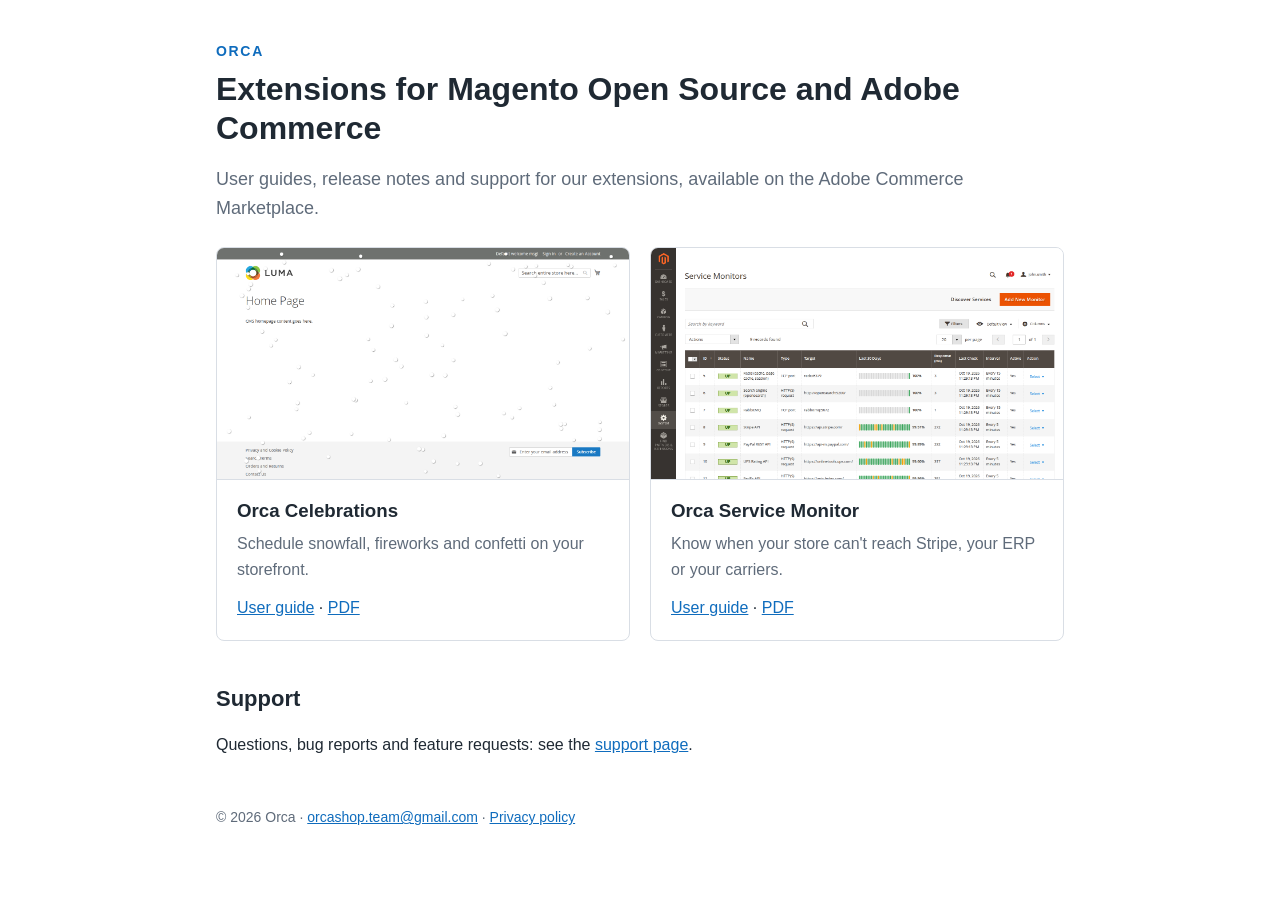
<file: index.html>
<!doctype html>
<html lang="en">
<head>
    <meta charset="utf-8">
    <meta name="viewport" content="width=device-width, initial-scale=1">
    <title>Orca Extensions</title>
    <meta name="description" content="Documentation and support for Orca extensions for Magento Open Source and Adobe Commerce.">
    <link rel="stylesheet" href="style.css">
</head>
<body>
<main>
    <header>
        <div class="brand">Orca</div>
        <h1>Extensions for Magento Open Source and Adobe Commerce</h1>
        <p class="lead">User guides, release notes and support for our extensions, available on the Adobe Commerce
            Marketplace.</p>
    </header>

    <div class="products">
        <article class="product">
            <img src="docs/img/storefront-snowfall.png" alt="Snowfall on a Magento storefront">
            <div>
                <h3>Orca Celebrations</h3>
                <p>Schedule snowfall, fireworks and confetti on your storefront.</p>
                <a href="docs/celebrations-user-guide.html">User guide</a> ·
                <a href="docs/pdf/celebrations-user-guide.pdf">PDF</a>
            </div>
        </article>
        <article class="product">
            <img src="docs/img/monitor-grid.png" alt="Service Monitor grid with uptime bars">
            <div>
                <h3>Orca Service Monitor</h3>
                <p>Know when your store can't reach Stripe, your ERP or your carriers.</p>
                <a href="docs/service-monitor-user-guide.html">User guide</a> ·
                <a href="docs/pdf/service-monitor-user-guide.pdf">PDF</a>
            </div>
        </article>
    </div>

    <h2>Support</h2>
    <p>Questions, bug reports and feature requests: see the <a href="support.html">support page</a>.</p>

    <footer>© 2026 Orca · <a href="mailto:orcashop.team@gmail.com">orcashop.team@gmail.com</a> · <a href="privacy.html">Privacy policy</a></footer>
</main>
</body>
</html>
</file>
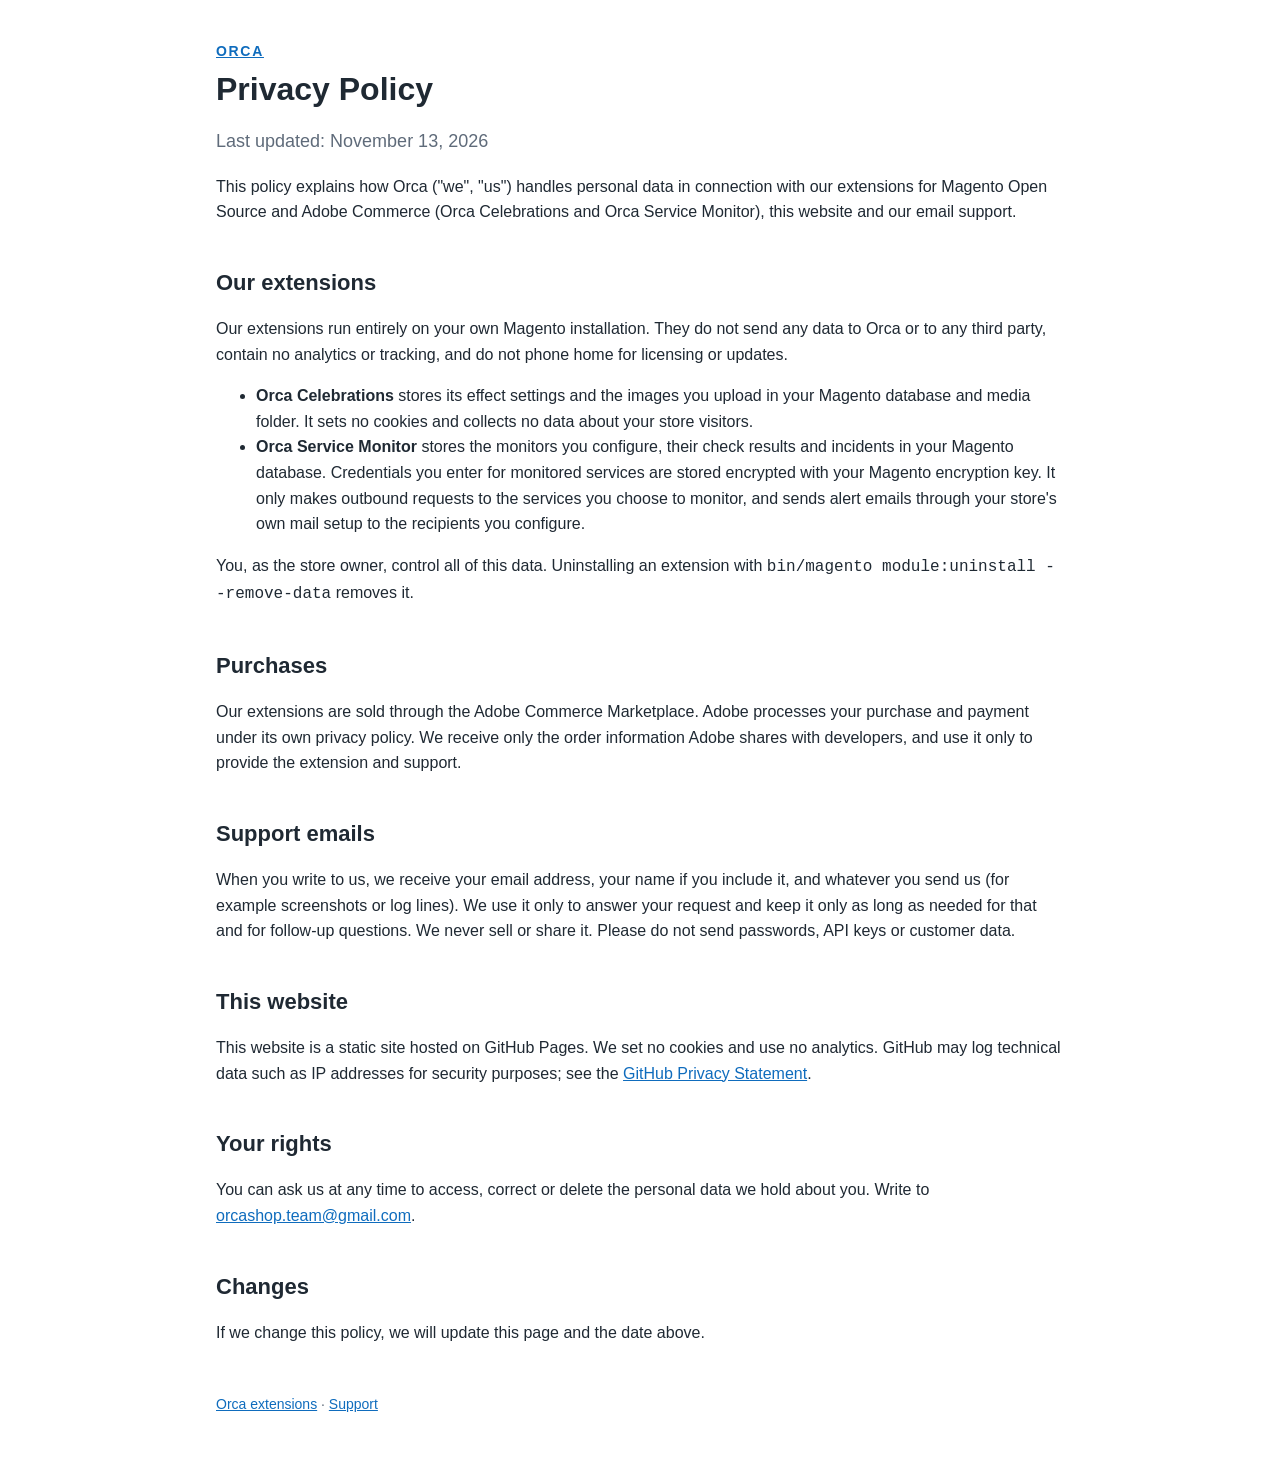
<file: privacy.html>
<!doctype html>
<html lang="en">
<head>
    <meta charset="utf-8">
    <meta name="viewport" content="width=device-width, initial-scale=1">
    <title>Orca Privacy Policy</title>
    <meta name="description" content="Privacy policy for Orca extensions for Magento Open Source and Adobe Commerce.">
    <link rel="stylesheet" href="style.css">
</head>
<body>
<main>
    <header>
        <div class="brand"><a href="./">Orca</a></div>
        <h1>Privacy Policy</h1>
        <p class="lead">Last updated: November 13, 2026</p>
    </header>

    <p>This policy explains how Orca ("we", "us") handles personal data in connection with our extensions for
        Magento Open Source and Adobe Commerce (Orca Celebrations and Orca Service Monitor), this website and our
        email support.</p>

    <h2>Our extensions</h2>
    <p>Our extensions run entirely on your own Magento installation. They do not send any data to Orca or to any
        third party, contain no analytics or tracking, and do not phone home for licensing or updates.</p>
    <ul>
        <li><strong>Orca Celebrations</strong> stores its effect settings and the images you upload in your Magento
            database and media folder. It sets no cookies and collects no data about your store visitors.</li>
        <li><strong>Orca Service Monitor</strong> stores the monitors you configure, their check results and
            incidents in your Magento database. Credentials you enter for monitored services are stored encrypted
            with your Magento encryption key. It only makes outbound requests to the services you choose to monitor,
            and sends alert emails through your store's own mail setup to the recipients you configure.</li>
    </ul>
    <p>You, as the store owner, control all of this data. Uninstalling an extension with
        <code>bin/magento module:uninstall --remove-data</code> removes it.</p>

    <h2>Purchases</h2>
    <p>Our extensions are sold through the Adobe Commerce Marketplace. Adobe processes your purchase and payment
        under its own privacy policy. We receive only the order information Adobe shares with developers, and use
        it only to provide the extension and support.</p>

    <h2>Support emails</h2>
    <p>When you write to us, we receive your email address, your name if you include it, and whatever you send us
        (for example screenshots or log lines). We use it only to answer your request and keep it only as long as
        needed for that and for follow-up questions. We never sell or share it. Please do not send passwords, API
        keys or customer data.</p>

    <h2>This website</h2>
    <p>This website is a static site hosted on GitHub Pages. We set no cookies and use no analytics. GitHub may
        log technical data such as IP addresses for security purposes; see the
        <a href="https://docs.github.com/en/site-policy/privacy-policies/github-general-privacy-statement">GitHub
            Privacy Statement</a>.</p>

    <h2>Your rights</h2>
    <p>You can ask us at any time to access, correct or delete the personal data we hold about you. Write to
        <a href="mailto:orcashop.team@gmail.com">orcashop.team@gmail.com</a>.</p>

    <h2>Changes</h2>
    <p>If we change this policy, we will update this page and the date above.</p>

    <footer><a href="./">Orca extensions</a> · <a href="support.html">Support</a></footer>
</main>
</body>
</html>
</file>
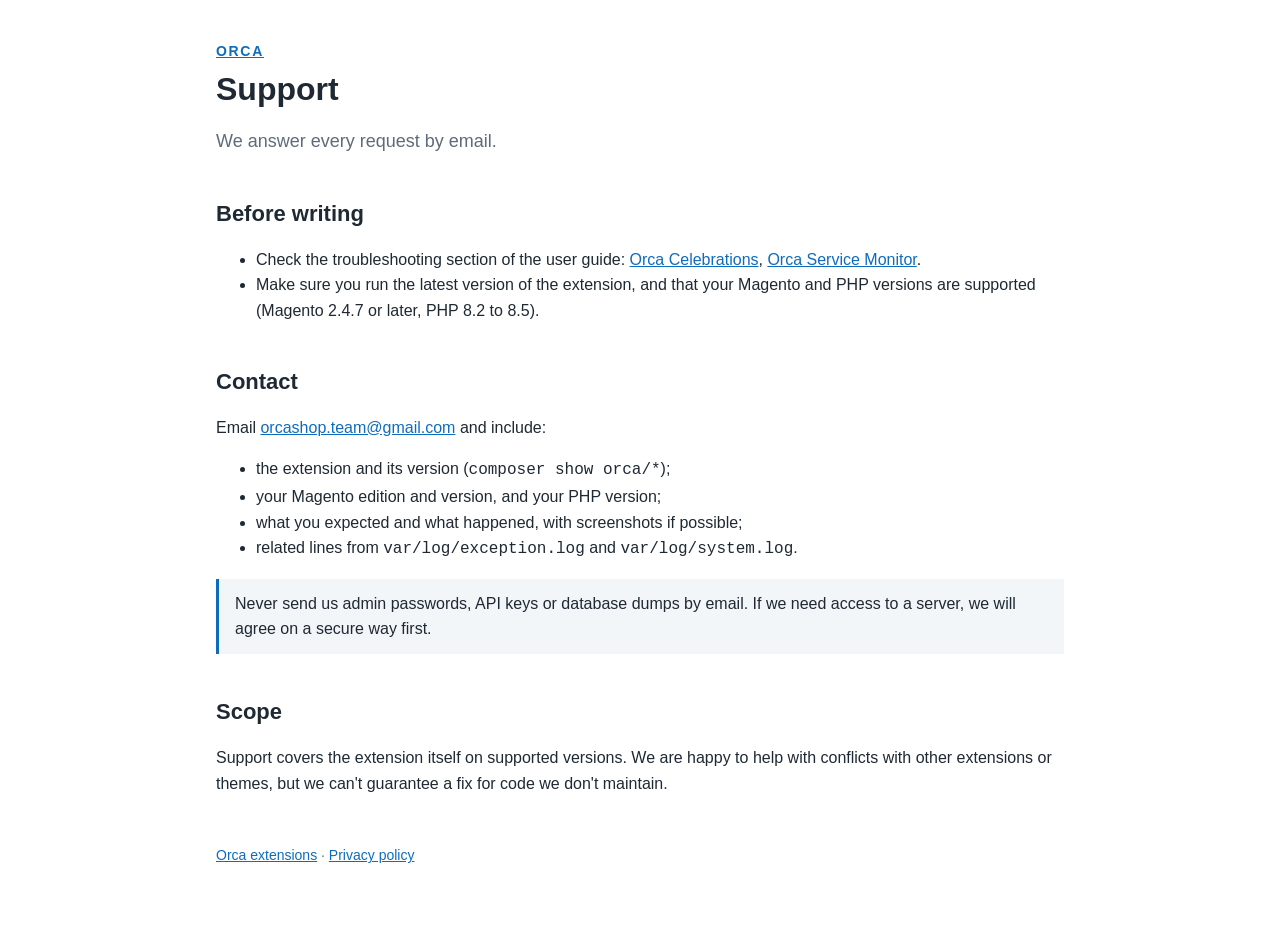
<file: support.html>
<!doctype html>
<html lang="en">
<head>
    <meta charset="utf-8">
    <meta name="viewport" content="width=device-width, initial-scale=1">
    <title>Orca Support</title>
    <meta name="description" content="How to get support for Orca extensions.">
    <link rel="stylesheet" href="style.css">
</head>
<body>
<main>
    <header>
        <div class="brand"><a href="./">Orca</a></div>
        <h1>Support</h1>
        <p class="lead">We answer every request by email.</p>
    </header>

    <h2>Before writing</h2>
    <ul>
        <li>Check the troubleshooting section of the user guide:
            <a href="docs/celebrations-user-guide.html">Orca Celebrations</a>,
            <a href="docs/service-monitor-user-guide.html">Orca Service Monitor</a>.</li>
        <li>Make sure you run the latest version of the extension, and that your Magento and PHP versions are
            supported (Magento 2.4.7 or later, PHP 8.2 to 8.5).</li>
    </ul>

    <h2>Contact</h2>
    <p>Email <a href="mailto:orcashop.team@gmail.com">orcashop.team@gmail.com</a> and include:</p>
    <ul>
        <li>the extension and its version (<code>composer show orca/*</code>);</li>
        <li>your Magento edition and version, and your PHP version;</li>
        <li>what you expected and what happened, with screenshots if possible;</li>
        <li>related lines from <code>var/log/exception.log</code> and <code>var/log/system.log</code>.</li>
    </ul>

    <div class="note">Never send us admin passwords, API keys or database dumps by email. If we need access to a
        server, we will agree on a secure way first.</div>

    <h2>Scope</h2>
    <p>Support covers the extension itself on supported versions. We are happy to help with conflicts with other
        extensions or themes, but we can't guarantee a fix for code we don't maintain.</p>

    <footer><a href="./">Orca extensions</a> · <a href="privacy.html">Privacy policy</a></footer>
</main>
</body>
</html>
</file>
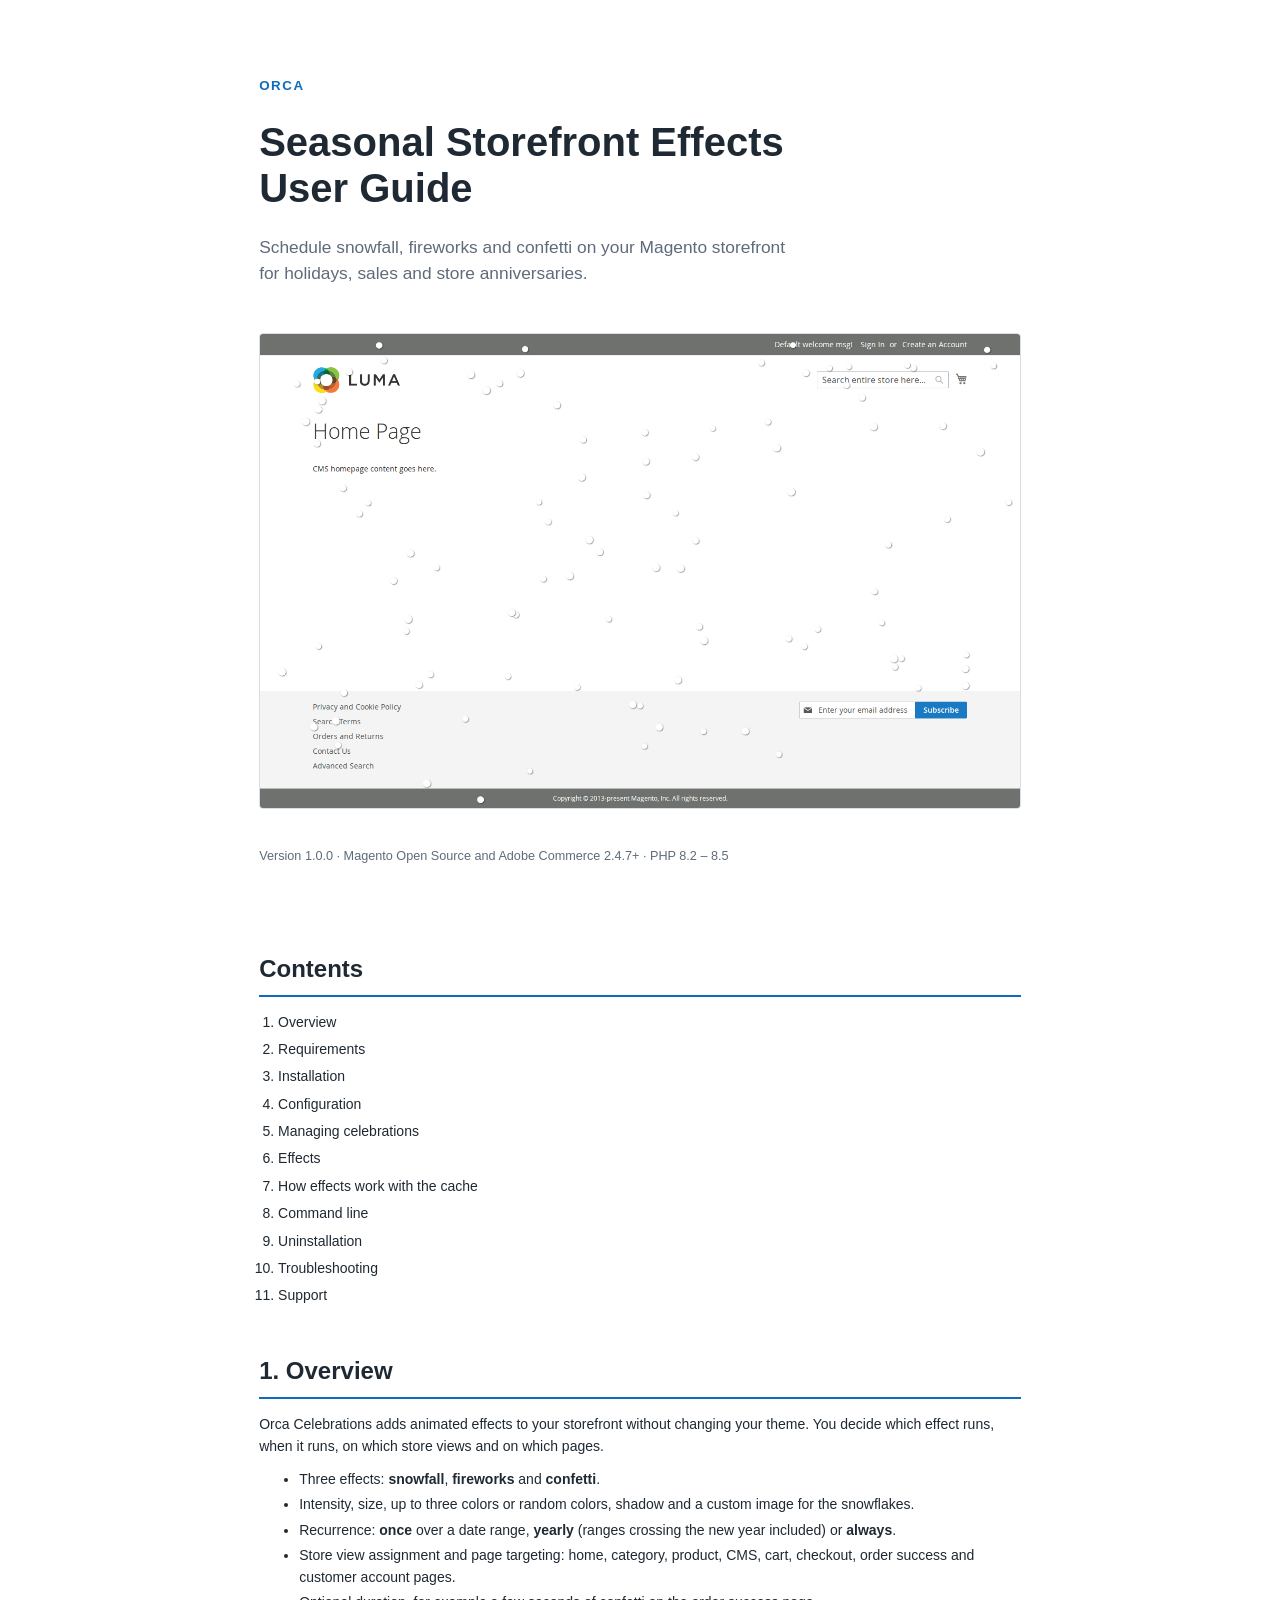
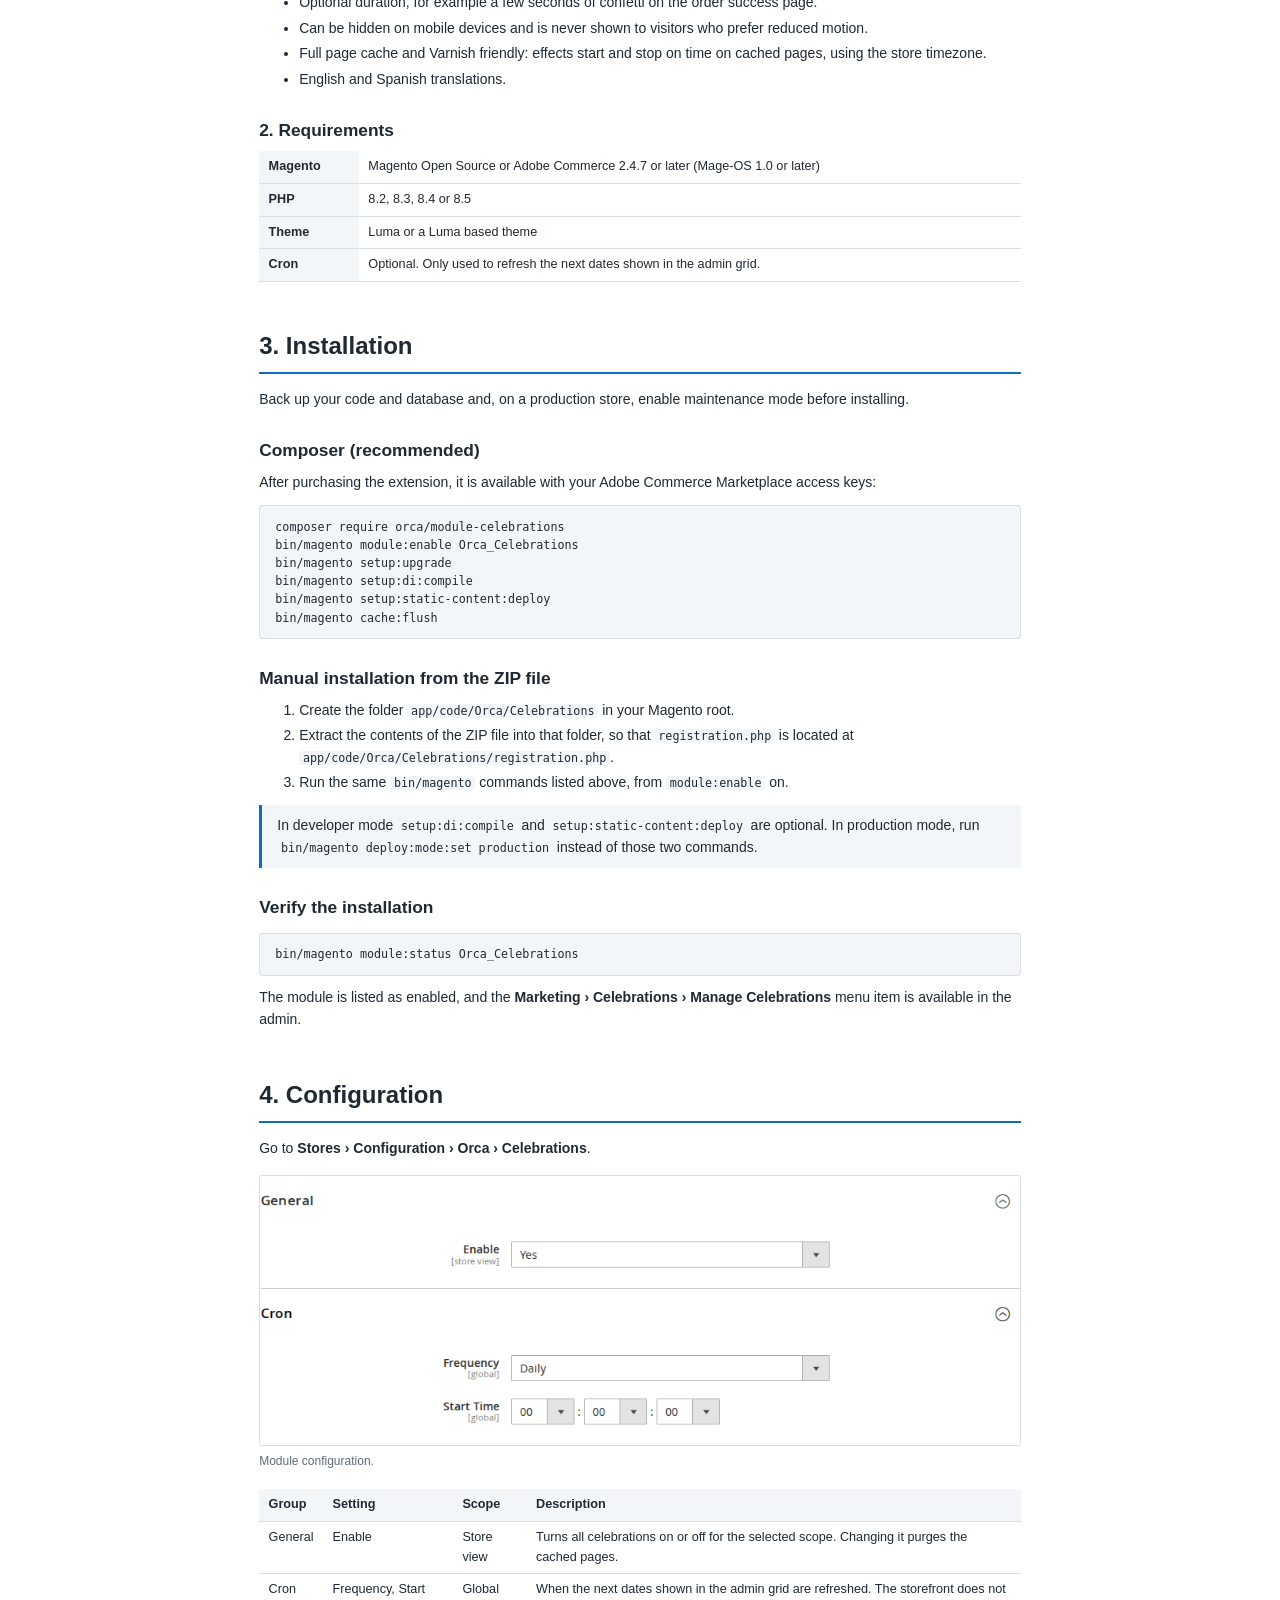
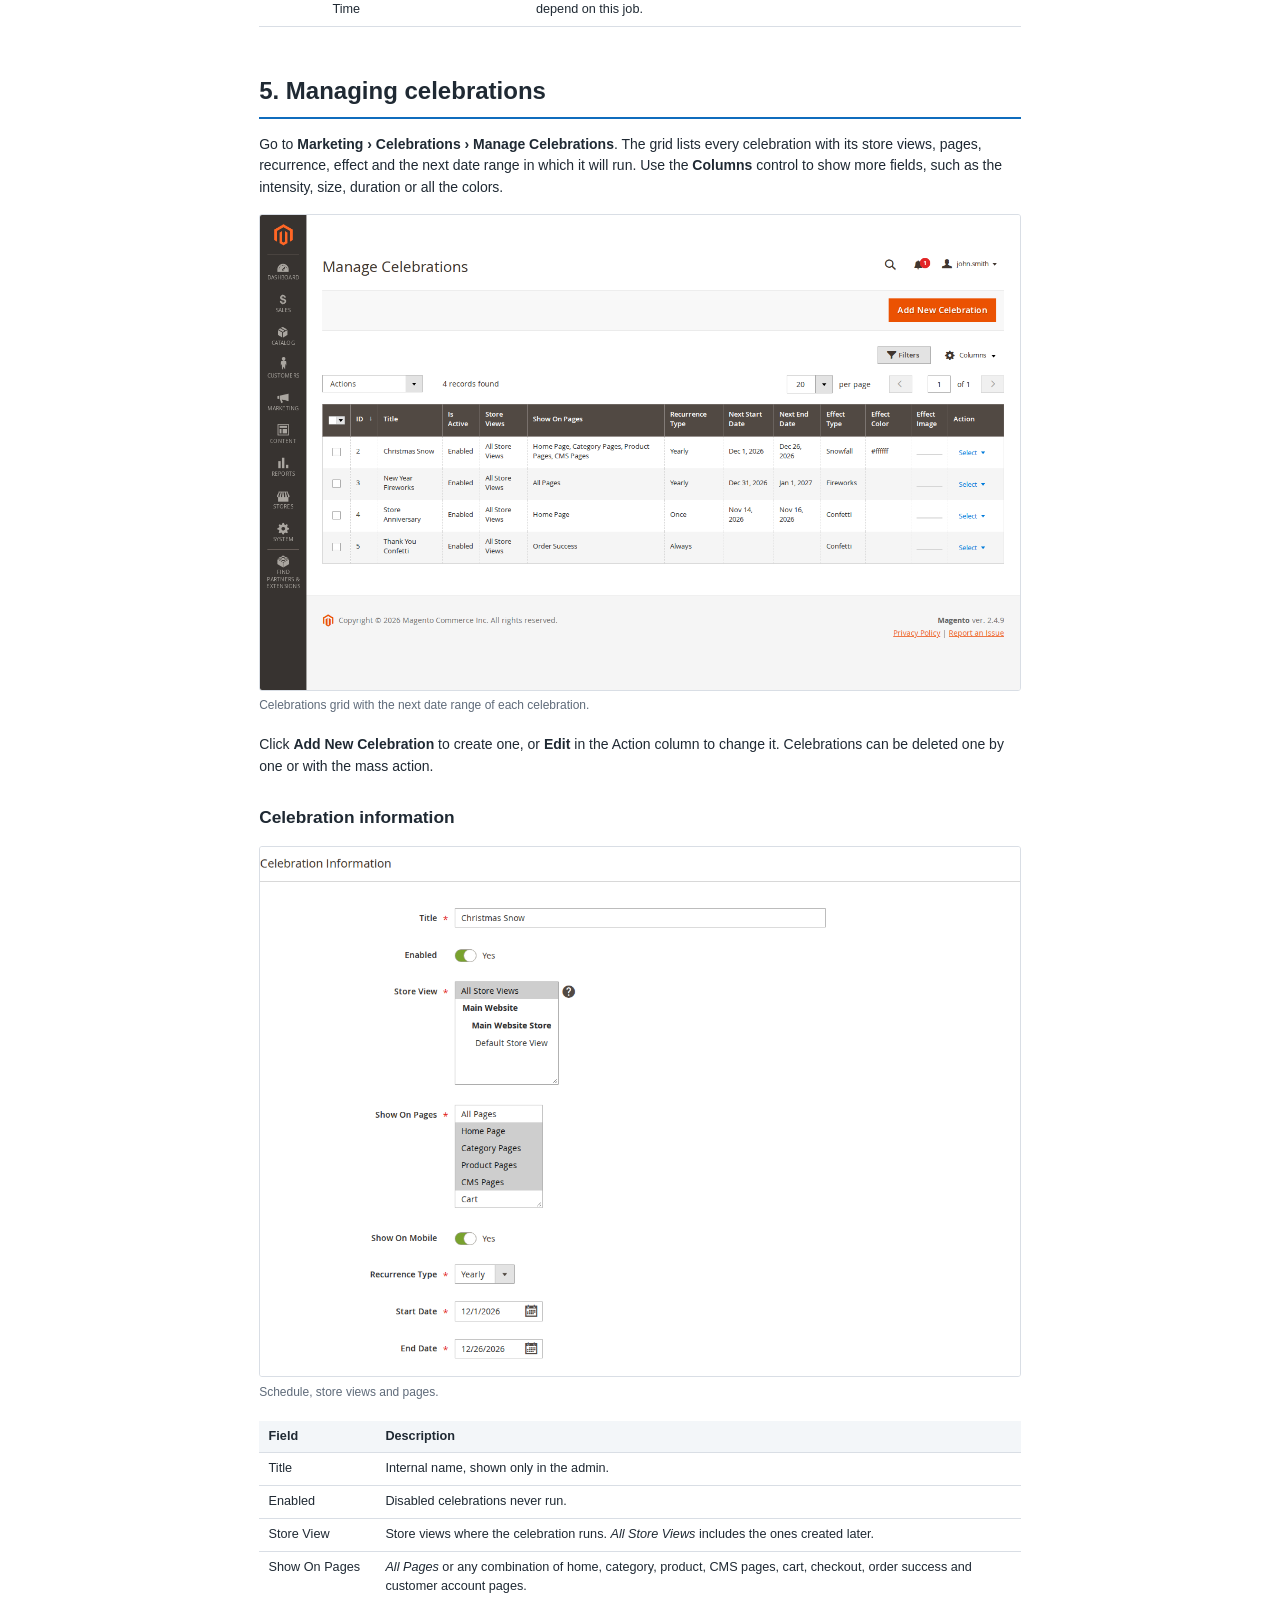
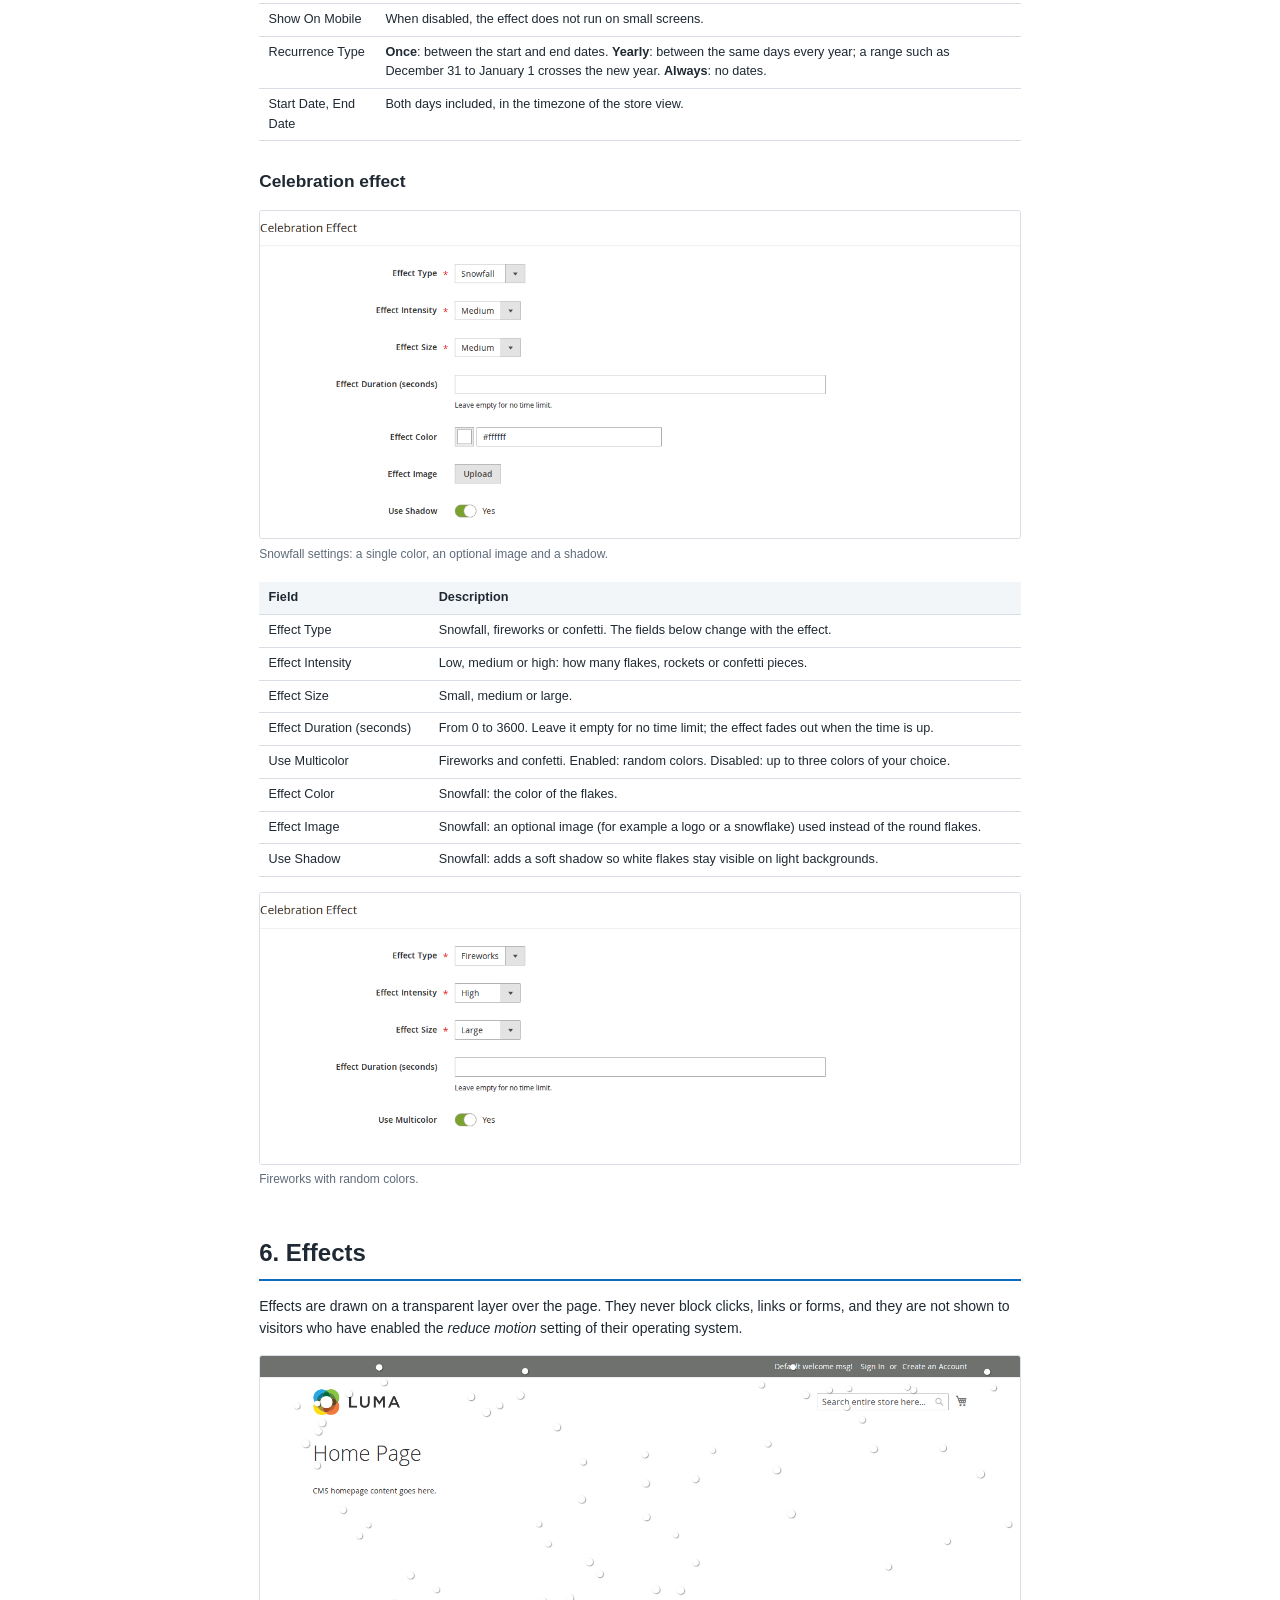
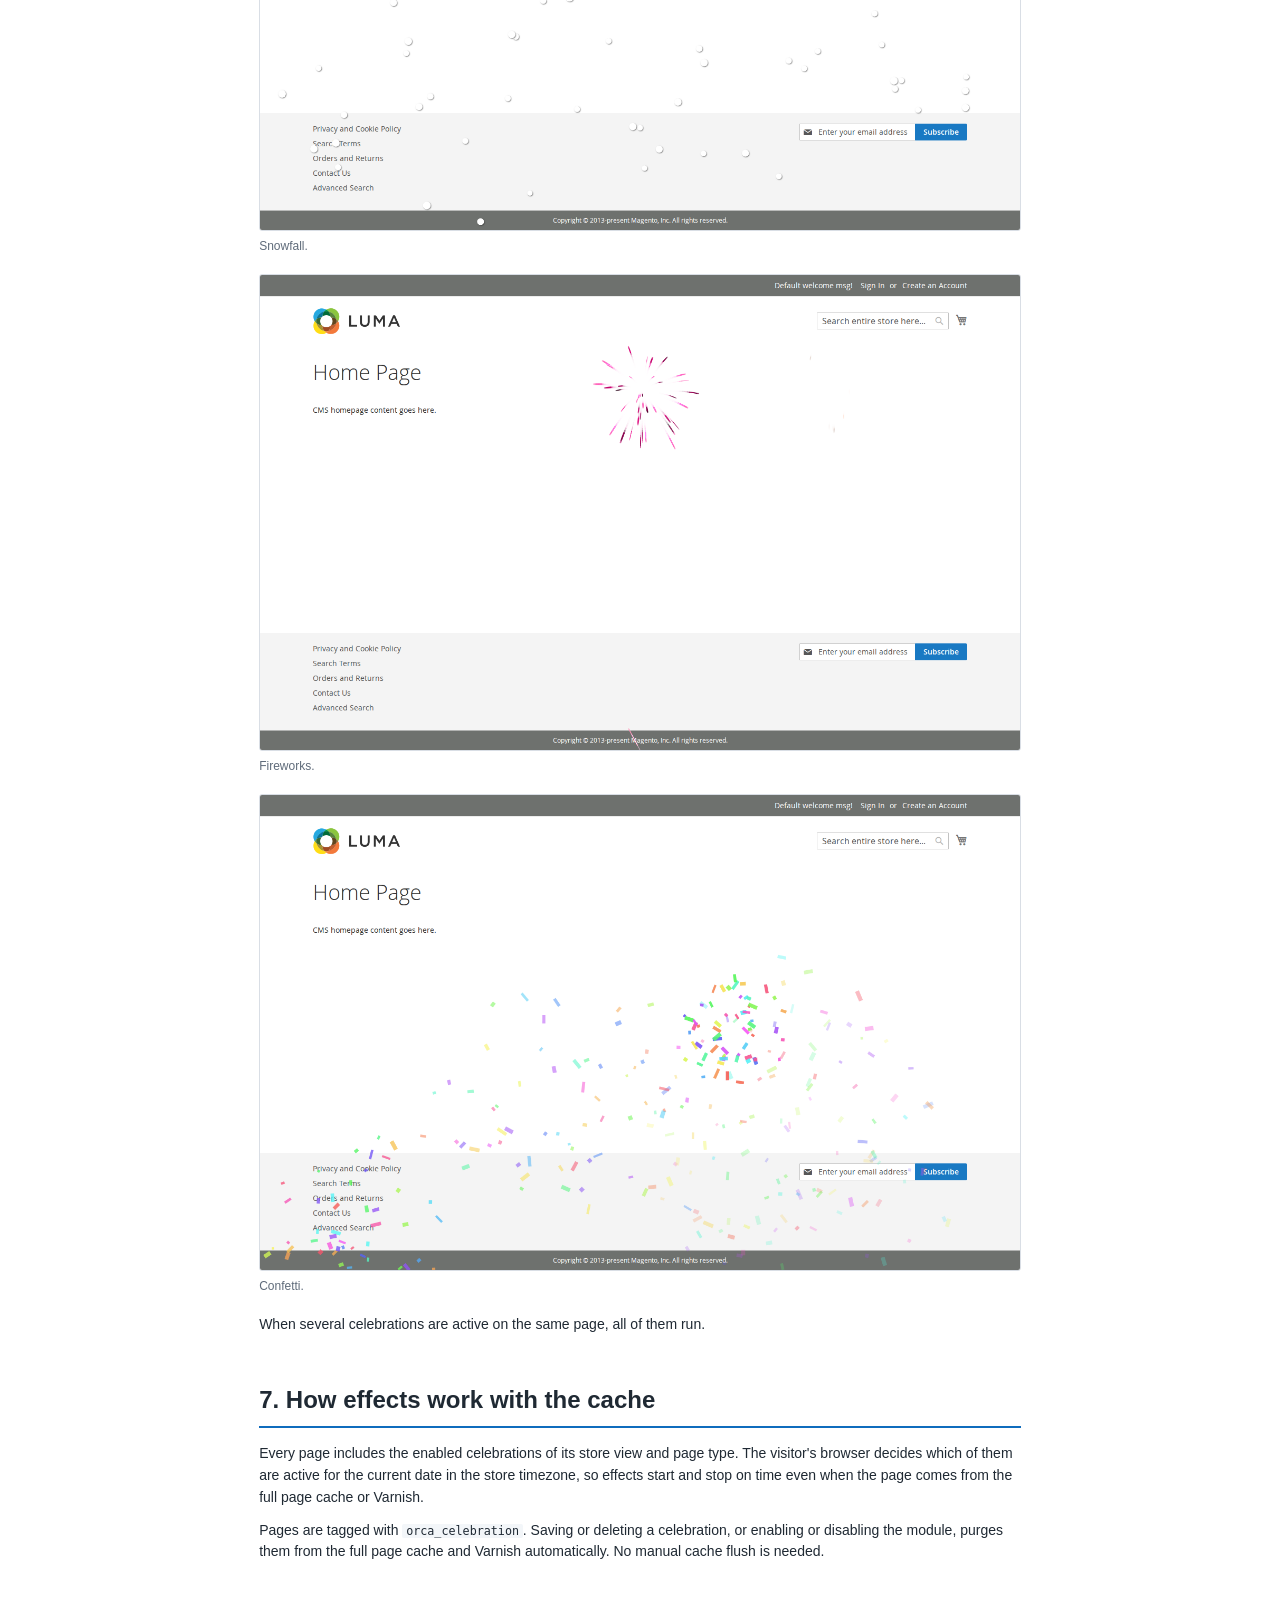
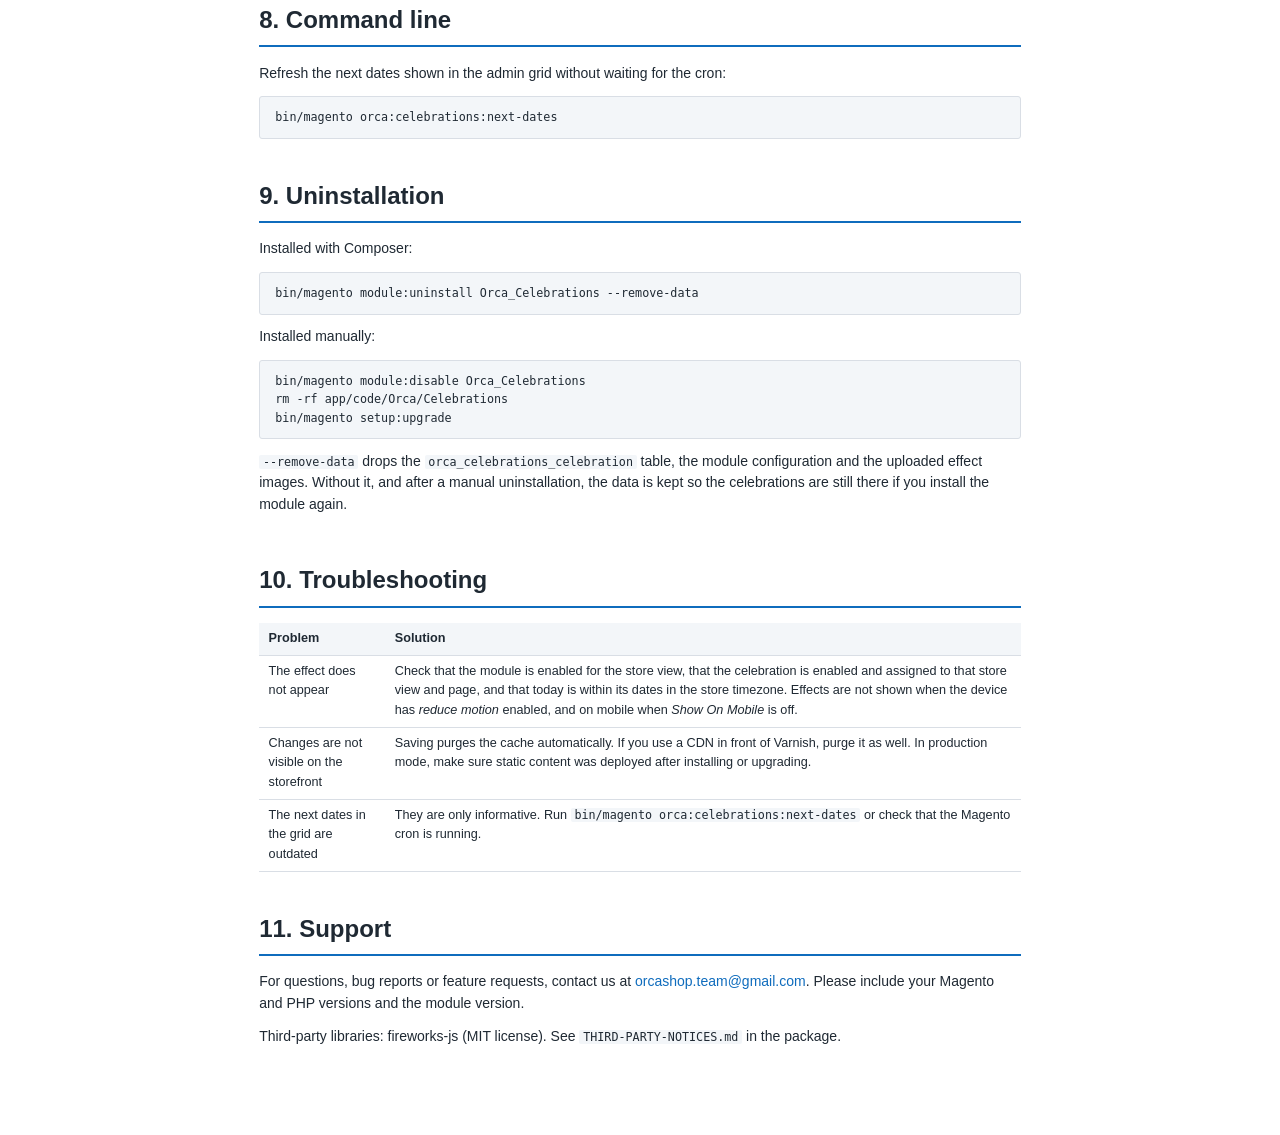
<file: docs/celebrations-user-guide.html>
<!doctype html>
<html lang="en">
<head>
    <meta charset="utf-8">
    <title>Seasonal Storefront Effects — User Guide</title>
    <link rel="stylesheet" href="guide.css">
</head>
<body>

<div class="cover">
    <div class="brand">Orca</div>
    <h1>Seasonal Storefront Effects<br>User Guide</h1>
    <div class="subtitle">Schedule snowfall, fireworks and confetti on your Magento storefront for holidays, sales and
        store anniversaries.</div>
    <img src="img/storefront-snowfall.png" alt="Snowfall on the storefront home page">
    <div class="meta">Version 1.0.0 · Magento Open Source and Adobe Commerce 2.4.7+ · PHP 8.2 – 8.5</div>
</div>

<section class="toc">
    <h1>Contents</h1>
    <ol>
        <li>Overview</li>
        <li>Requirements</li>
        <li>Installation</li>
        <li>Configuration</li>
        <li>Managing celebrations</li>
        <li>Effects</li>
        <li>How effects work with the cache</li>
        <li>Command line</li>
        <li>Uninstallation</li>
        <li>Troubleshooting</li>
        <li>Support</li>
    </ol>
</section>

<section class="chapter">
    <h1>1. Overview</h1>
    <p>Orca Celebrations adds animated effects to your storefront without changing your theme. You decide which
        effect runs, when it runs, on which store views and on which pages.</p>
    <ul>
        <li>Three effects: <strong>snowfall</strong>, <strong>fireworks</strong> and <strong>confetti</strong>.</li>
        <li>Intensity, size, up to three colors or random colors, shadow and a custom image for the snowflakes.</li>
        <li>Recurrence: <strong>once</strong> over a date range, <strong>yearly</strong> (ranges crossing the new year
            included) or <strong>always</strong>.</li>
        <li>Store view assignment and page targeting: home, category, product, CMS, cart, checkout, order success and
            customer account pages.</li>
        <li>Optional duration, for example a few seconds of confetti on the order success page.</li>
        <li>Can be hidden on mobile devices and is never shown to visitors who prefer reduced motion.</li>
        <li>Full page cache and Varnish friendly: effects start and stop on time on cached pages, using the store
            timezone.</li>
        <li>English and Spanish translations.</li>
    </ul>

    <h2>2. Requirements</h2>
    <table>
        <tr><th>Magento</th><td>Magento Open Source or Adobe Commerce 2.4.7 or later (Mage-OS 1.0 or later)</td></tr>
        <tr><th>PHP</th><td>8.2, 8.3, 8.4 or 8.5</td></tr>
        <tr><th>Theme</th><td>Luma or a Luma based theme</td></tr>
        <tr><th>Cron</th><td>Optional. Only used to refresh the next dates shown in the admin grid.</td></tr>
    </table>
</section>

<section class="chapter">
    <h1>3. Installation</h1>
    <p>Back up your code and database and, on a production store, enable maintenance mode before installing.</p>

    <h2>Composer (recommended)</h2>
    <p>After purchasing the extension, it is available with your Adobe Commerce Marketplace access keys:</p>
<pre><code>composer require orca/module-celebrations
bin/magento module:enable Orca_Celebrations
bin/magento setup:upgrade
bin/magento setup:di:compile
bin/magento setup:static-content:deploy
bin/magento cache:flush</code></pre>

    <h2>Manual installation from the ZIP file</h2>
    <ol>
        <li>Create the folder <code>app/code/Orca/Celebrations</code> in your Magento root.</li>
        <li>Extract the contents of the ZIP file into that folder, so that <code>registration.php</code> is located at
            <code>app/code/Orca/Celebrations/registration.php</code>.</li>
        <li>Run the same <code>bin/magento</code> commands listed above, from <code>module:enable</code> on.</li>
    </ol>

    <div class="note">In developer mode <code>setup:di:compile</code> and <code>setup:static-content:deploy</code> are
        optional. In production mode, run <code>bin/magento deploy:mode:set production</code> instead of those two
        commands.</div>

    <h2>Verify the installation</h2>
<pre><code>bin/magento module:status Orca_Celebrations</code></pre>
    <p>The module is listed as enabled, and the <span class="path">Marketing › Celebrations › Manage
        Celebrations</span> menu item is available in the admin.</p>
</section>

<section class="chapter">
    <h1>4. Configuration</h1>
    <p>Go to <span class="path">Stores › Configuration › Orca › Celebrations</span>.</p>
    <figure>
        <img src="img/celebrations-config.png" alt="Celebrations configuration">
        <figcaption>Module configuration.</figcaption>
    </figure>
    <table>
        <tr><th>Group</th><th>Setting</th><th>Scope</th><th>Description</th></tr>
        <tr><td>General</td><td>Enable</td><td>Store view</td>
            <td>Turns all celebrations on or off for the selected scope. Changing it purges the cached pages.</td></tr>
        <tr><td>Cron</td><td>Frequency, Start Time</td><td>Global</td>
            <td>When the next dates shown in the admin grid are refreshed. The storefront does not depend on this
                job.</td></tr>
    </table>
</section>

<section class="chapter">
    <h1>5. Managing celebrations</h1>
    <p>Go to <span class="path">Marketing › Celebrations › Manage Celebrations</span>. The grid lists every
        celebration with its store views, pages, recurrence, effect and the next date range in which it will run.
        Use the <strong>Columns</strong> control to show more fields, such as the intensity, size, duration or all
        the colors.</p>
    <figure>
        <img src="img/celebrations-grid.png" alt="Celebrations grid">
        <figcaption>Celebrations grid with the next date range of each celebration.</figcaption>
    </figure>
    <p>Click <strong>Add New Celebration</strong> to create one, or <strong>Edit</strong> in the Action column to
        change it. Celebrations can be deleted one by one or with the mass action.</p>

    <h2>Celebration information</h2>
    <figure>
        <img src="img/celebrations-form-general.png" alt="Celebration information">
        <figcaption>Schedule, store views and pages.</figcaption>
    </figure>
    <table>
        <tr><th>Field</th><th>Description</th></tr>
        <tr><td>Title</td><td>Internal name, shown only in the admin.</td></tr>
        <tr><td>Enabled</td><td>Disabled celebrations never run.</td></tr>
        <tr><td>Store View</td><td>Store views where the celebration runs. <em>All Store Views</em> includes the ones
            created later.</td></tr>
        <tr><td>Show On Pages</td><td><em>All Pages</em> or any combination of home, category, product, CMS pages,
            cart, checkout, order success and customer account pages.</td></tr>
        <tr><td>Show On Mobile</td><td>When disabled, the effect does not run on small screens.</td></tr>
        <tr><td>Recurrence Type</td><td><strong>Once</strong>: between the start and end dates.
            <strong>Yearly</strong>: between the same days every year; a range such as December 31 to January 1
            crosses the new year. <strong>Always</strong>: no dates.</td></tr>
        <tr><td>Start Date, End Date</td><td>Both days included, in the timezone of the store view.</td></tr>
    </table>

    <h2>Celebration effect</h2>
    <figure>
        <img src="img/celebrations-form-effect.png" alt="Snowfall effect settings">
        <figcaption>Snowfall settings: a single color, an optional image and a shadow.</figcaption>
    </figure>
    <table>
        <tr><th>Field</th><th>Description</th></tr>
        <tr><td>Effect Type</td><td>Snowfall, fireworks or confetti. The fields below change with the effect.</td></tr>
        <tr><td>Effect Intensity</td><td>Low, medium or high: how many flakes, rockets or confetti pieces.</td></tr>
        <tr><td>Effect Size</td><td>Small, medium or large.</td></tr>
        <tr><td>Effect Duration (seconds)</td><td>From 0 to 3600. Leave it empty for no time limit; the effect fades
            out when the time is up.</td></tr>
        <tr><td>Use Multicolor</td><td>Fireworks and confetti. Enabled: random colors. Disabled: up to three
            colors of your choice.</td></tr>
        <tr><td>Effect Color</td><td>Snowfall: the color of the flakes.</td></tr>
        <tr><td>Effect Image</td><td>Snowfall: an optional image (for example a logo or a snowflake) used instead of
            the round flakes.</td></tr>
        <tr><td>Use Shadow</td><td>Snowfall: adds a soft shadow so white flakes stay visible on light
            backgrounds.</td></tr>
    </table>
    <figure>
        <img src="img/celebrations-form-fireworks.png" alt="Fireworks effect settings">
        <figcaption>Fireworks with random colors.</figcaption>
    </figure>
</section>

<section class="chapter">
    <h1>6. Effects</h1>
    <p>Effects are drawn on a transparent layer over the page. They never block clicks, links or forms, and they are
        not shown to visitors who have enabled the <em>reduce motion</em> setting of their operating system.</p>
    <figure>
        <img src="img/storefront-snowfall.png" alt="Snowfall">
        <figcaption>Snowfall.</figcaption>
    </figure>
    <figure>
        <img src="img/storefront-fireworks.png" alt="Fireworks">
        <figcaption>Fireworks.</figcaption>
    </figure>
    <figure>
        <img src="img/storefront-confetti.png" alt="Confetti">
        <figcaption>Confetti.</figcaption>
    </figure>
    <p>When several celebrations are active on the same page, all of them run.</p>
</section>

<section class="chapter">
    <h1>7. How effects work with the cache</h1>
    <p>Every page includes the enabled celebrations of its store view and page type. The visitor's browser decides
        which of them are active for the current date in the store timezone, so effects start and stop on time even
        when the page comes from the full page cache or Varnish.</p>
    <p>Pages are tagged with <code>orca_celebration</code>. Saving or deleting a celebration, or enabling or disabling
        the module, purges them from the full page cache and Varnish automatically. No manual cache flush is
        needed.</p>

    <h1 style="margin-top: 10mm">8. Command line</h1>
    <p>Refresh the next dates shown in the admin grid without waiting for the cron:</p>
<pre><code>bin/magento orca:celebrations:next-dates</code></pre>

    <h1 style="margin-top: 10mm">9. Uninstallation</h1>
    <p>Installed with Composer:</p>
<pre><code>bin/magento module:uninstall Orca_Celebrations --remove-data</code></pre>
    <p>Installed manually:</p>
<pre><code>bin/magento module:disable Orca_Celebrations
rm -rf app/code/Orca/Celebrations
bin/magento setup:upgrade</code></pre>
    <p><code>--remove-data</code> drops the <code>orca_celebrations_celebration</code> table, the module
        configuration and the uploaded effect images. Without it, and after a manual uninstallation, the data is kept
        so the celebrations are still there if you install the module again.</p>
</section>

<section class="chapter">
    <h1>10. Troubleshooting</h1>
    <table>
        <tr><th>Problem</th><th>Solution</th></tr>
        <tr><td>The effect does not appear</td><td>Check that the module is enabled for the store view, that the
            celebration is enabled and assigned to that store view and page, and that today is within its dates in
            the store timezone. Effects are not shown when the device has <em>reduce motion</em> enabled, and on
            mobile when <em>Show On Mobile</em> is off.</td></tr>
        <tr><td>Changes are not visible on the storefront</td><td>Saving purges the cache automatically. If you use a
            CDN in front of Varnish, purge it as well. In production mode, make sure static content was deployed after
            installing or upgrading.</td></tr>
        <tr><td>The next dates in the grid are outdated</td><td>They are only informative. Run
            <code>bin/magento orca:celebrations:next-dates</code> or check that the Magento cron is running.</td></tr>
    </table>

    <h1 style="margin-top: 10mm">11. Support</h1>
    <p>For questions, bug reports or feature requests, contact us at <a href="mailto:orcashop.team@gmail.com">orcashop.team@gmail.com</a>.
        Please include your Magento and PHP versions and the module version.</p>
    <p>Third-party libraries: fireworks-js (MIT license). See <code>THIRD-PARTY-NOTICES.md</code> in the package.</p>
</section>

</body>
</html>
</file>
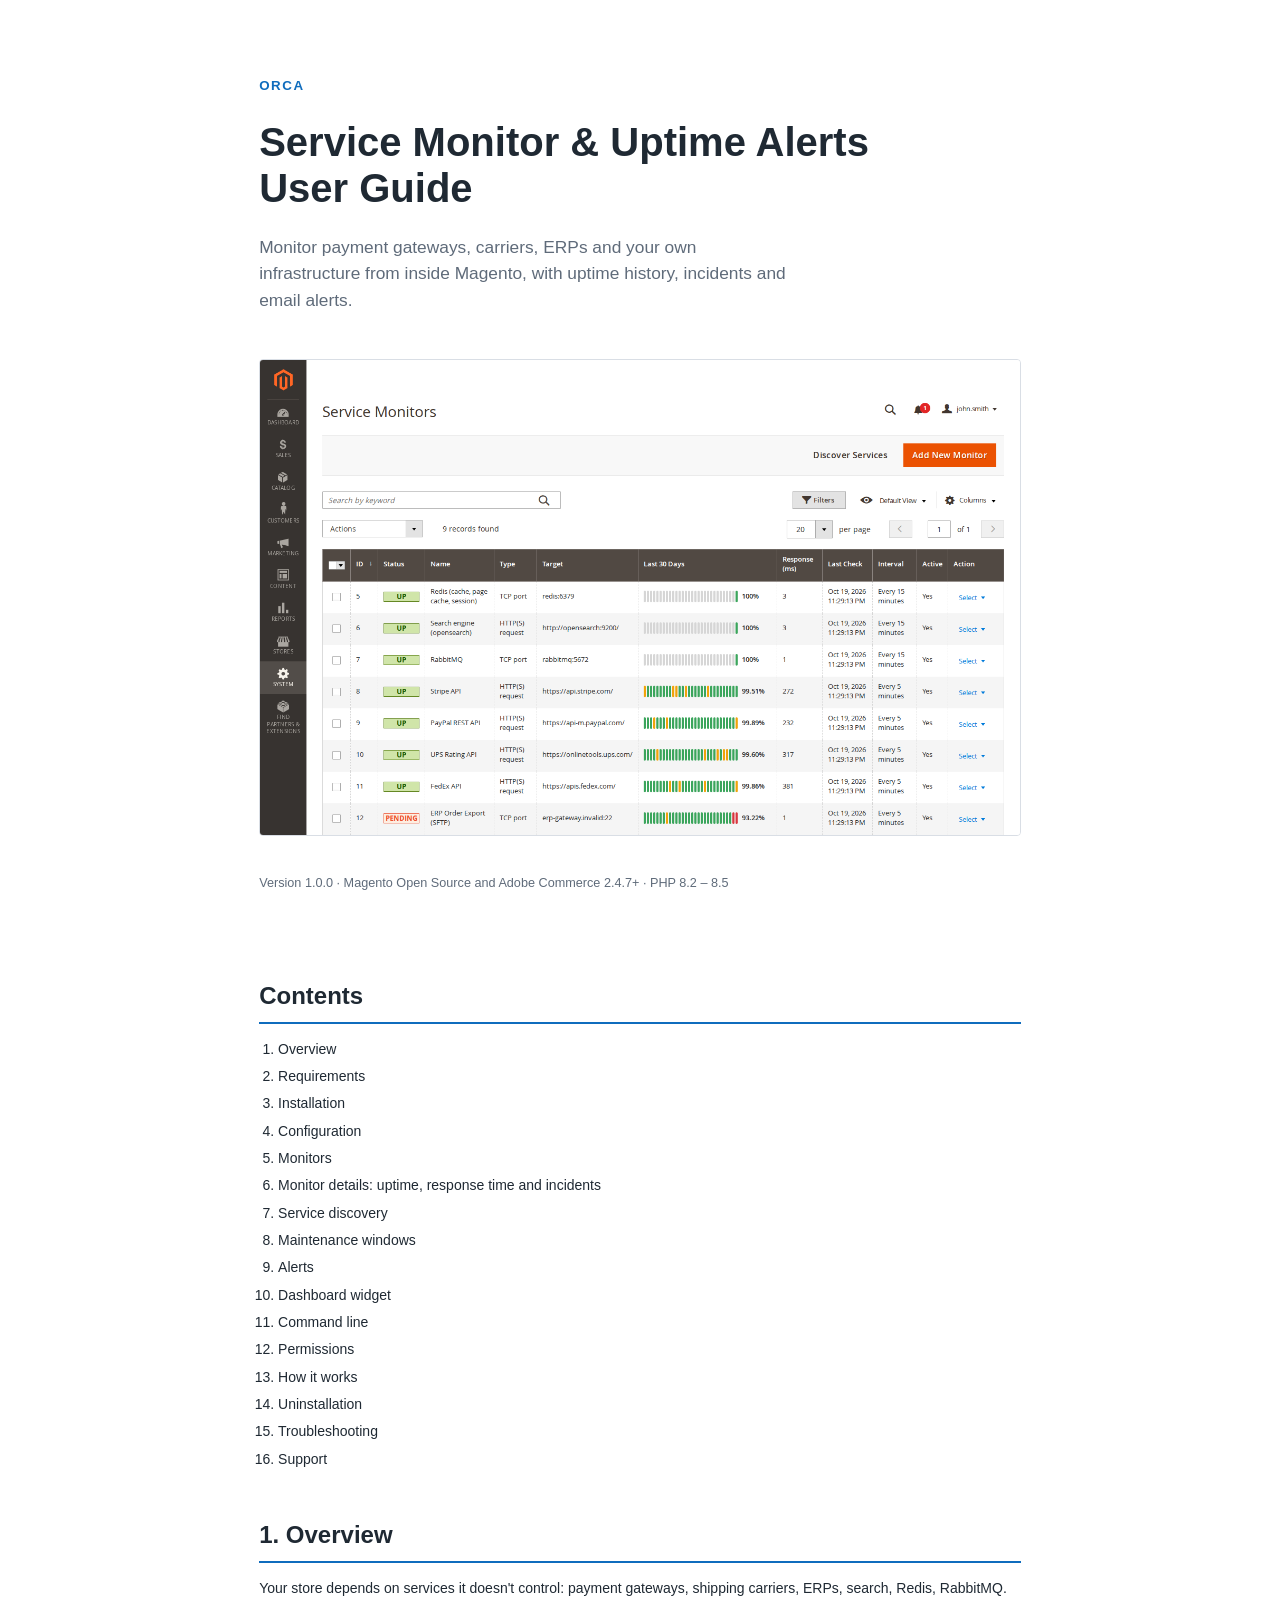
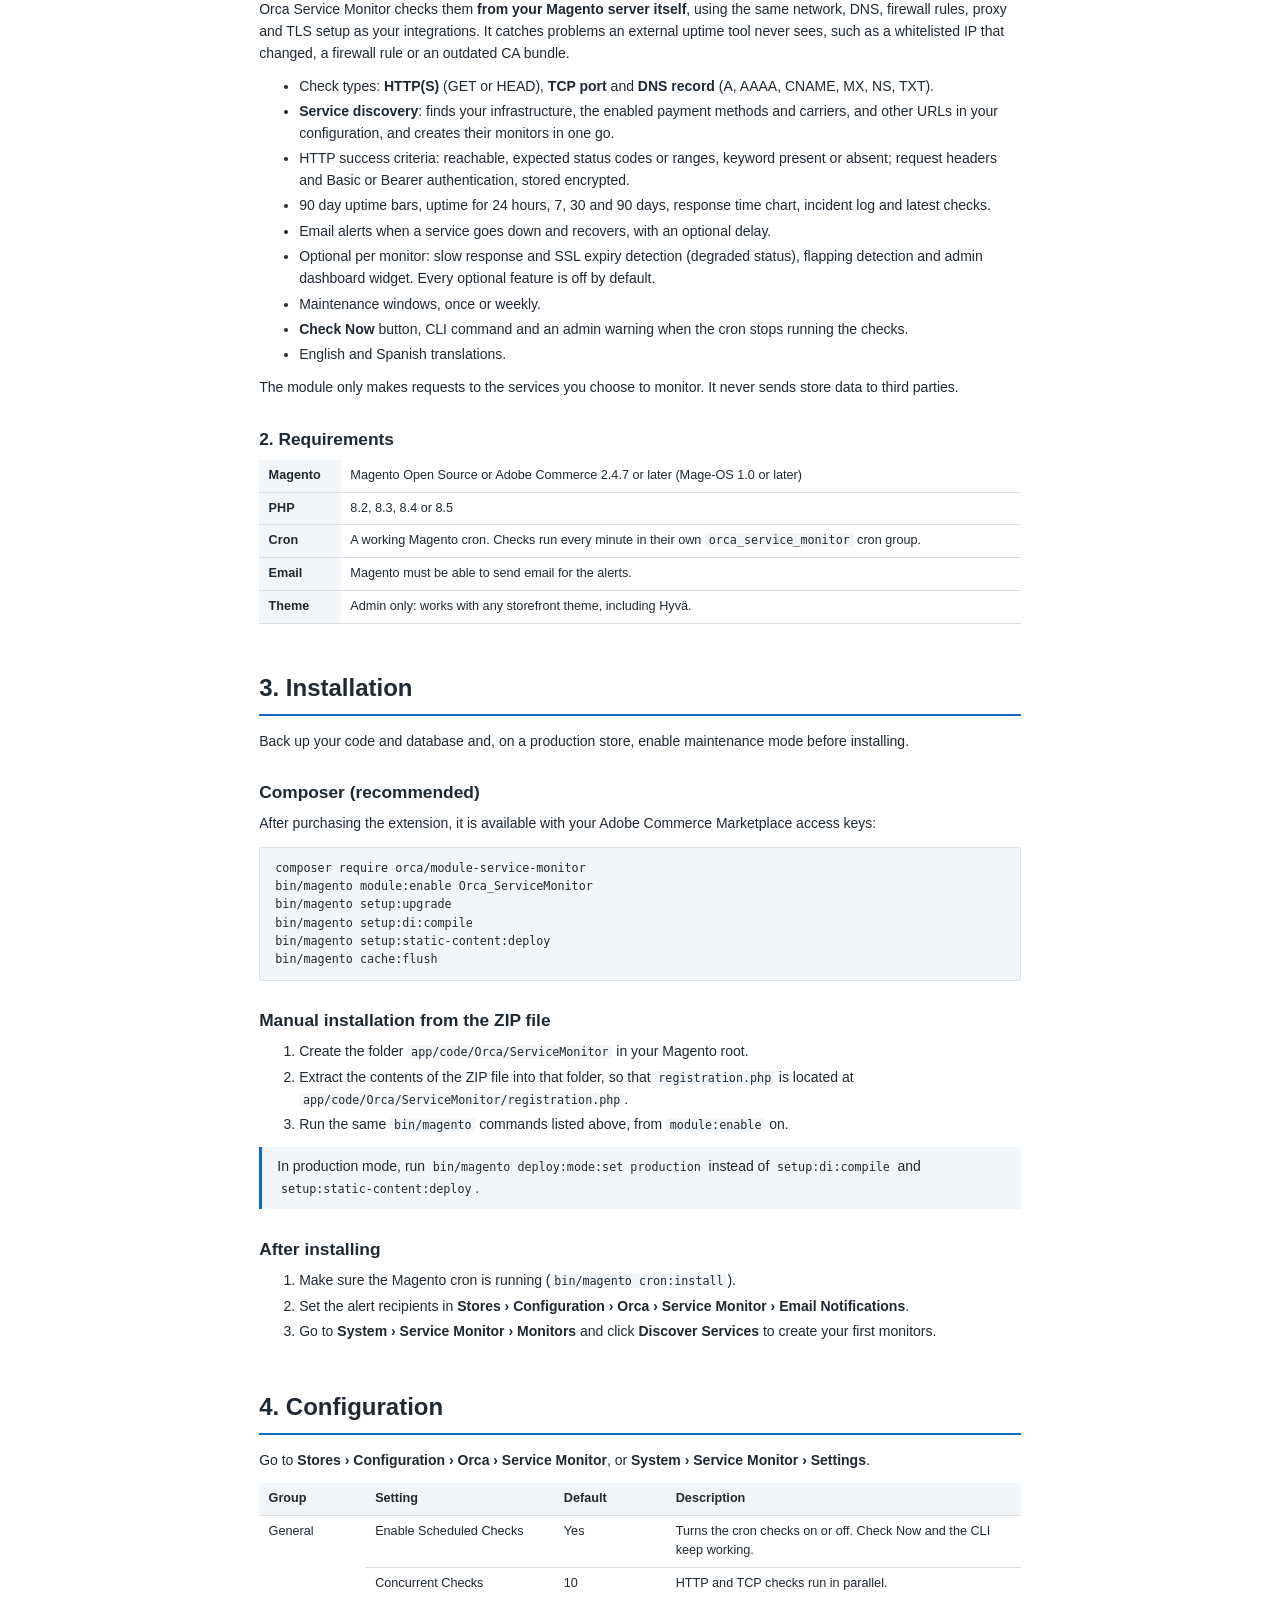
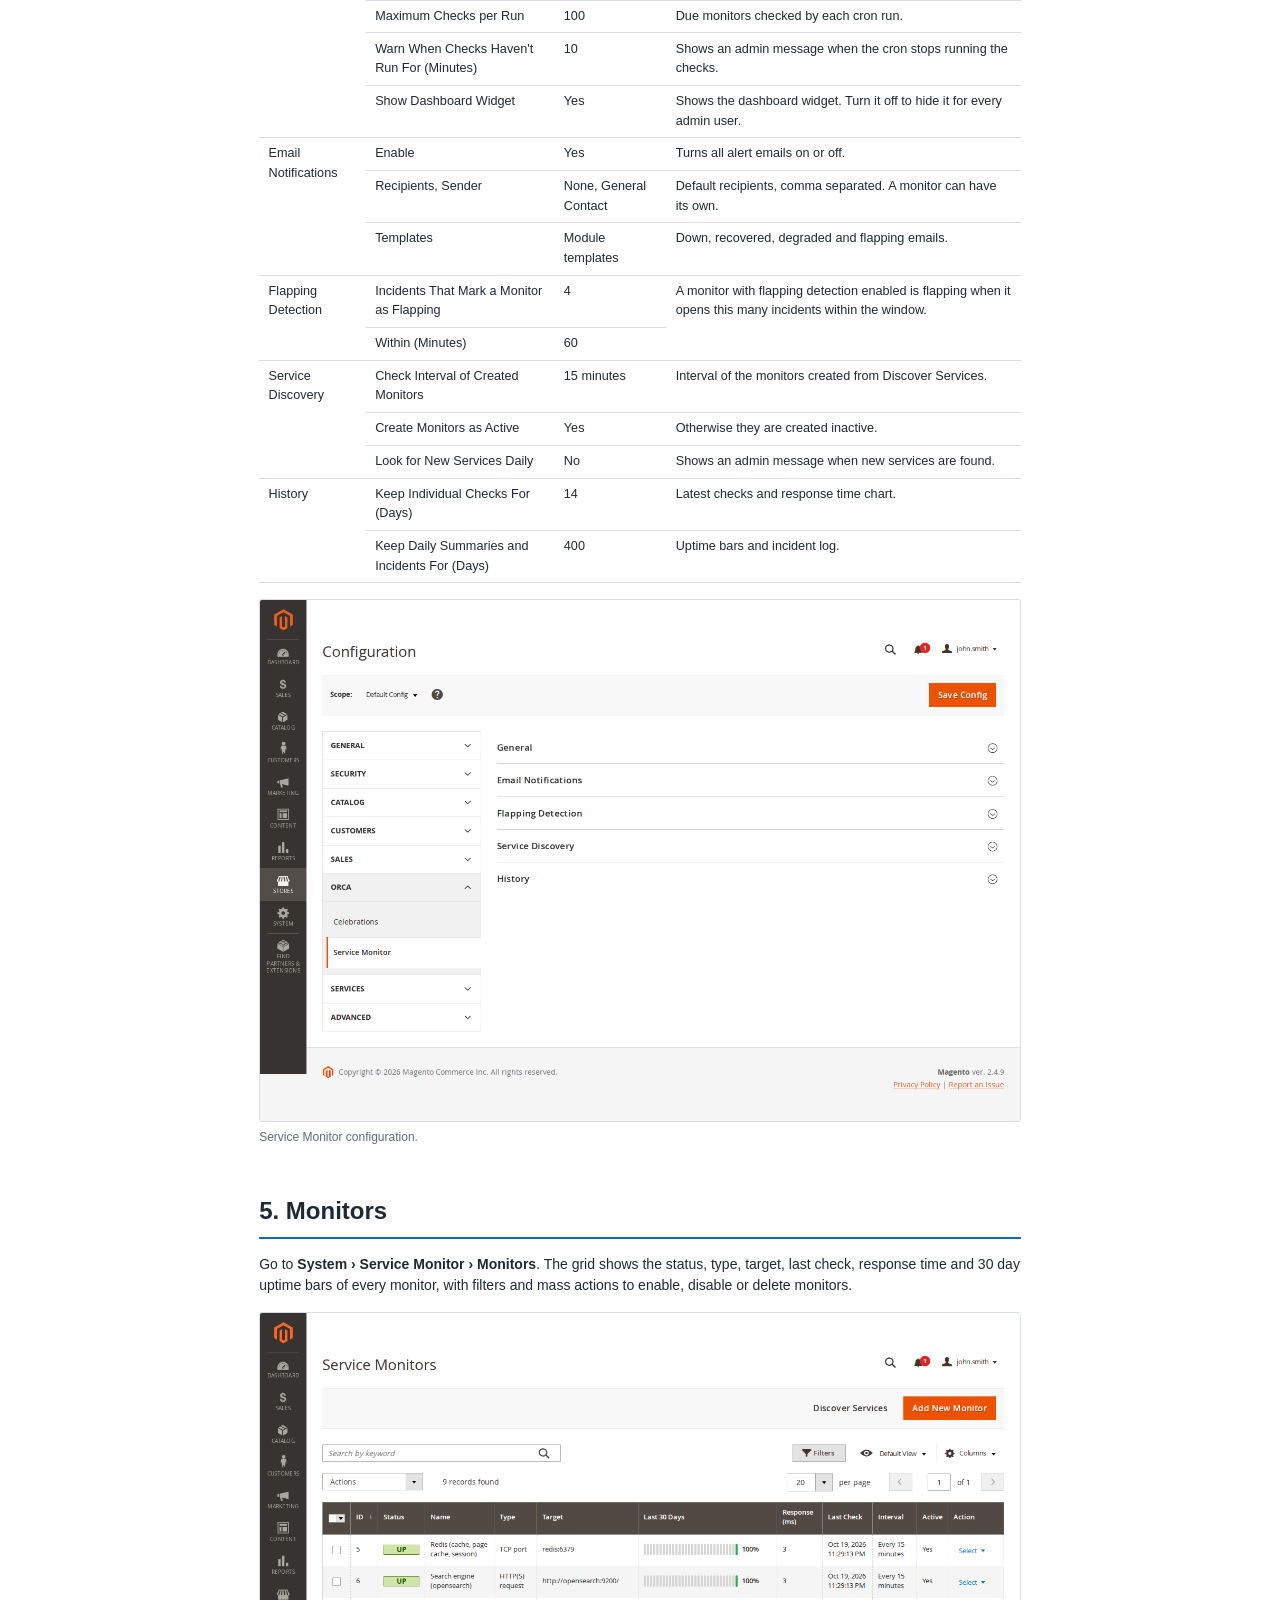
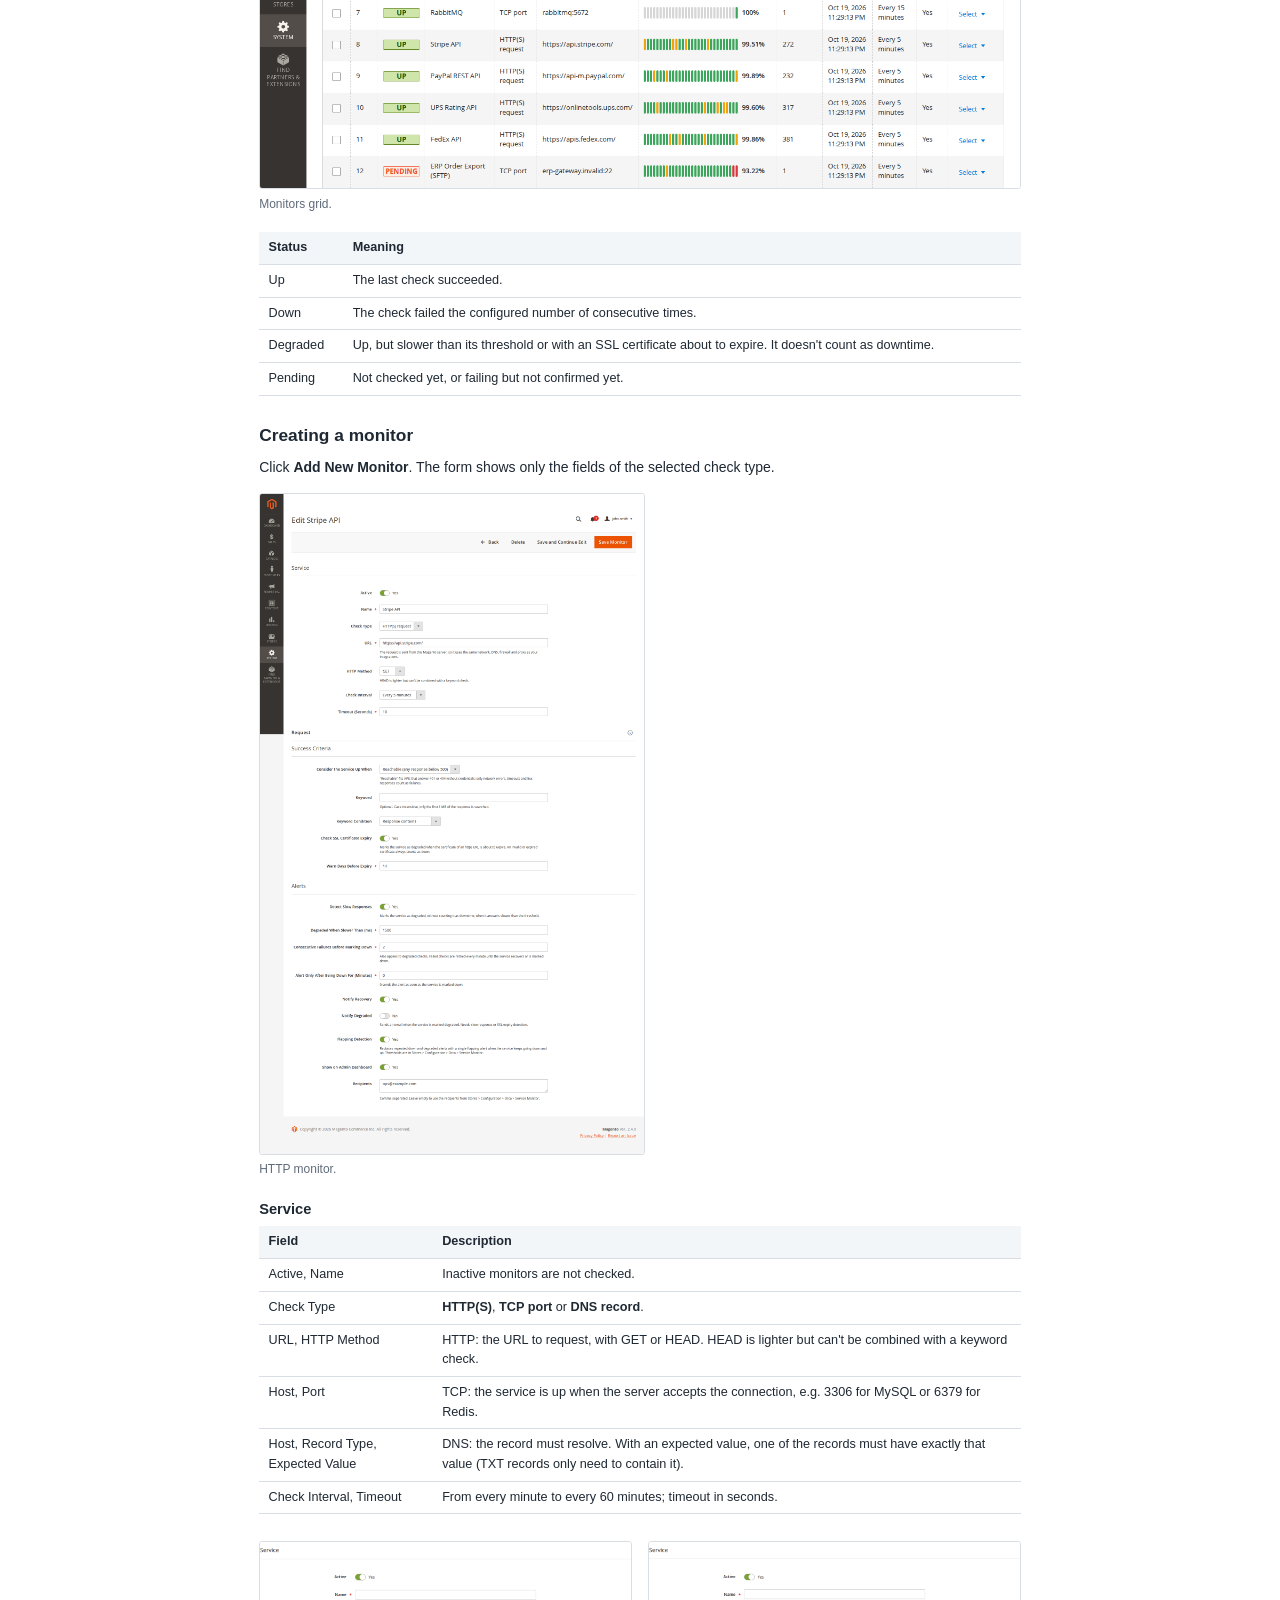
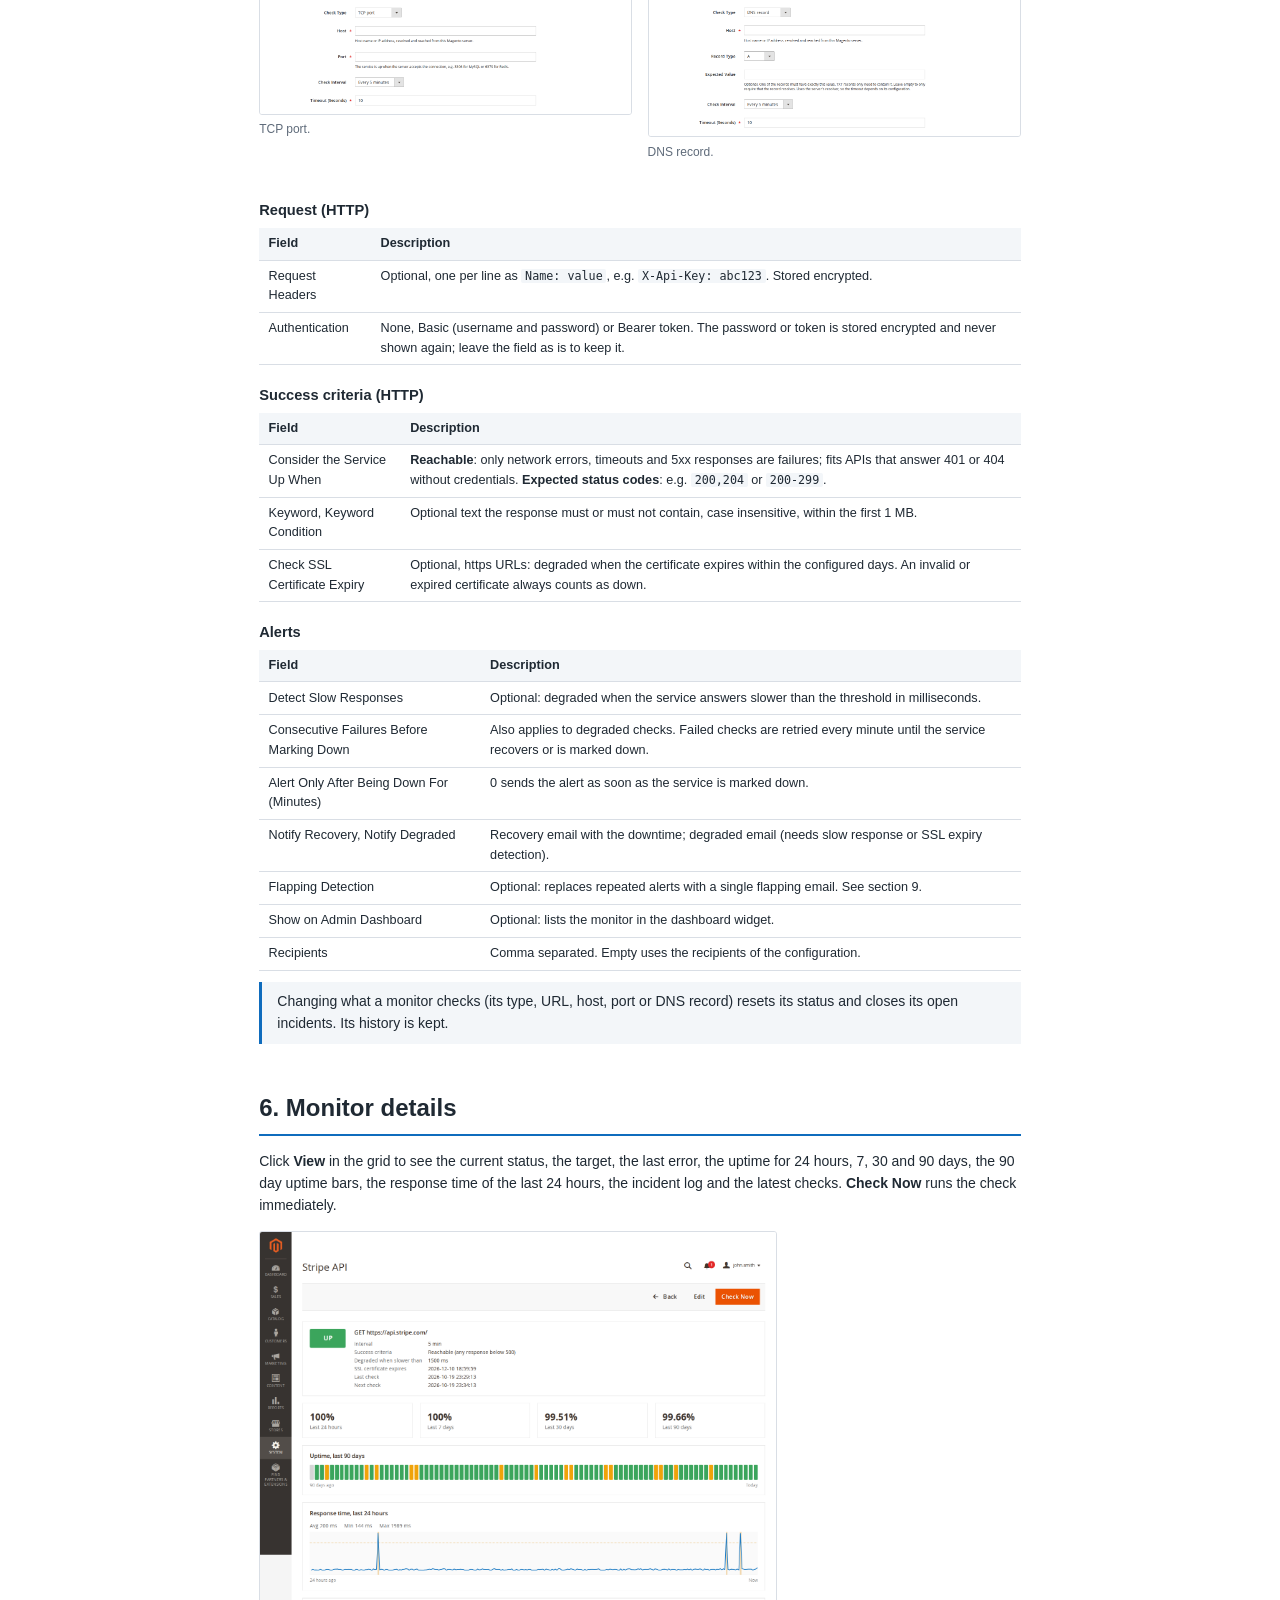
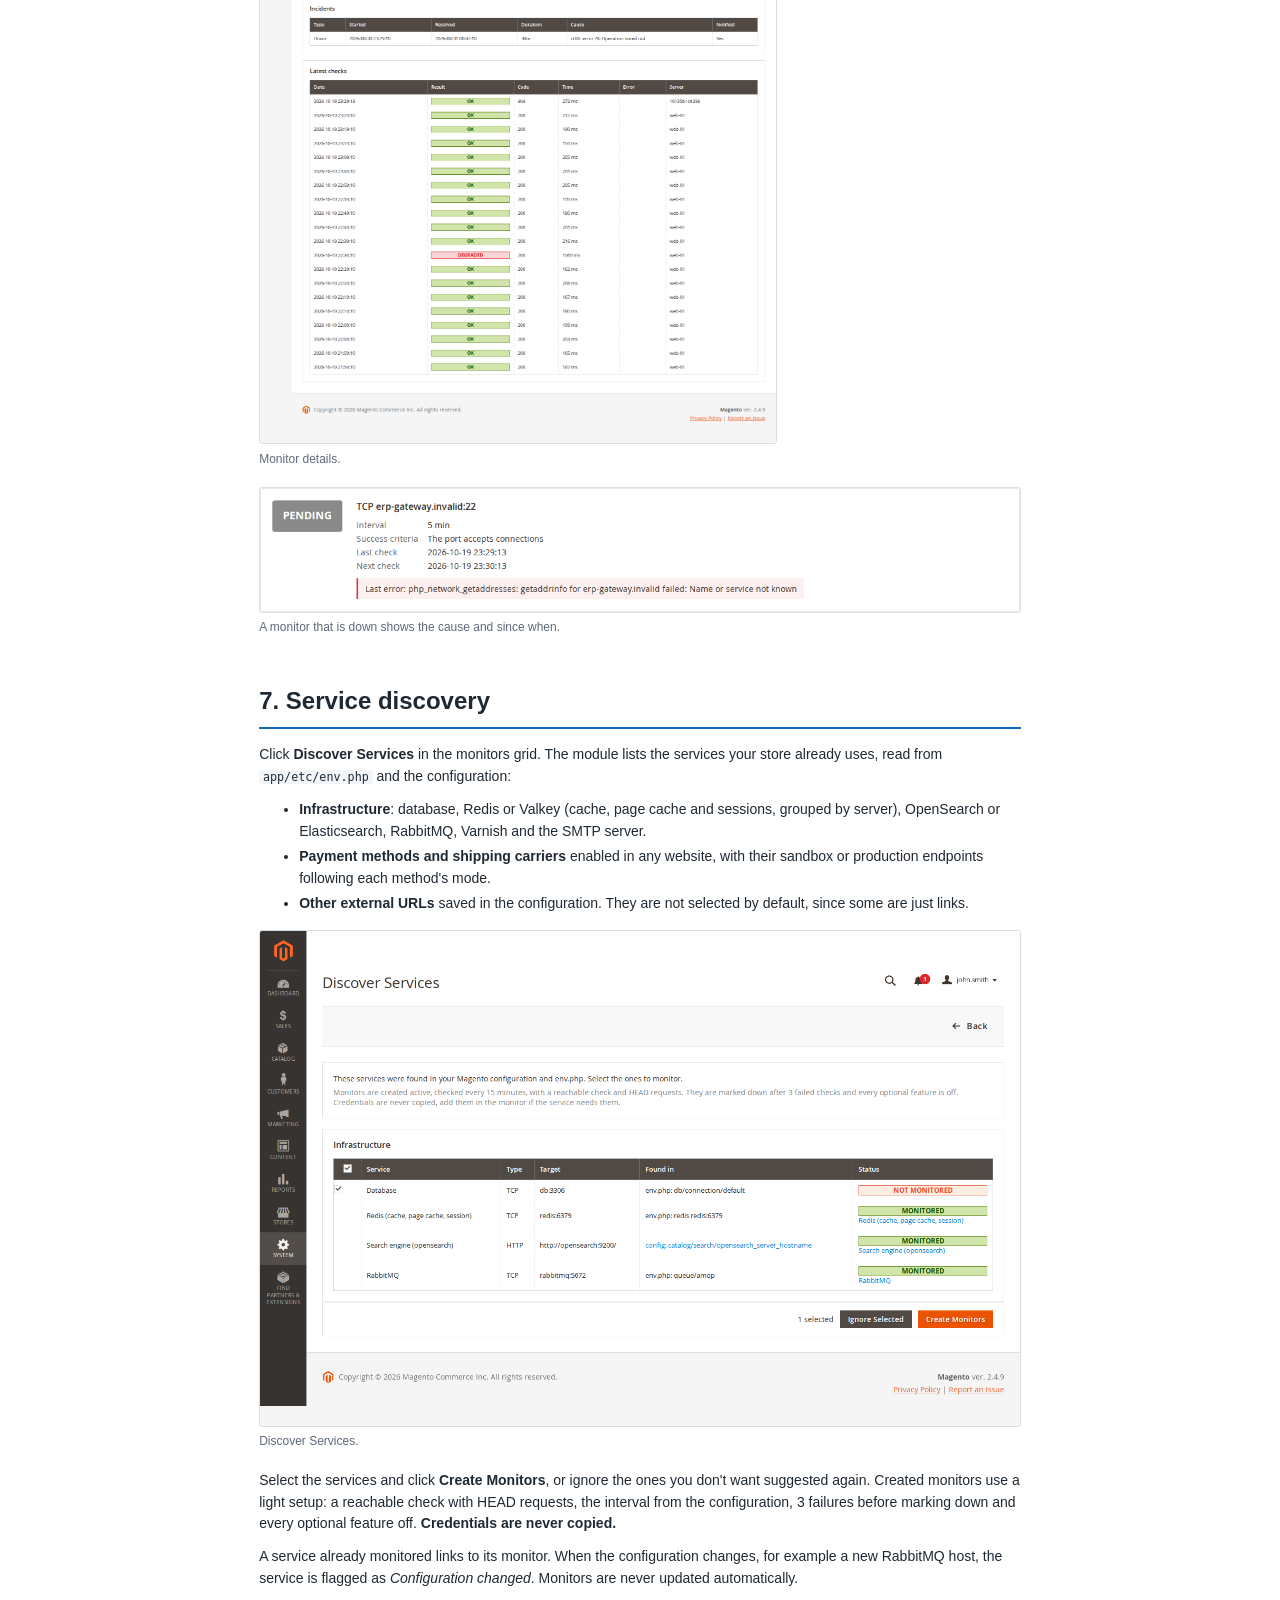
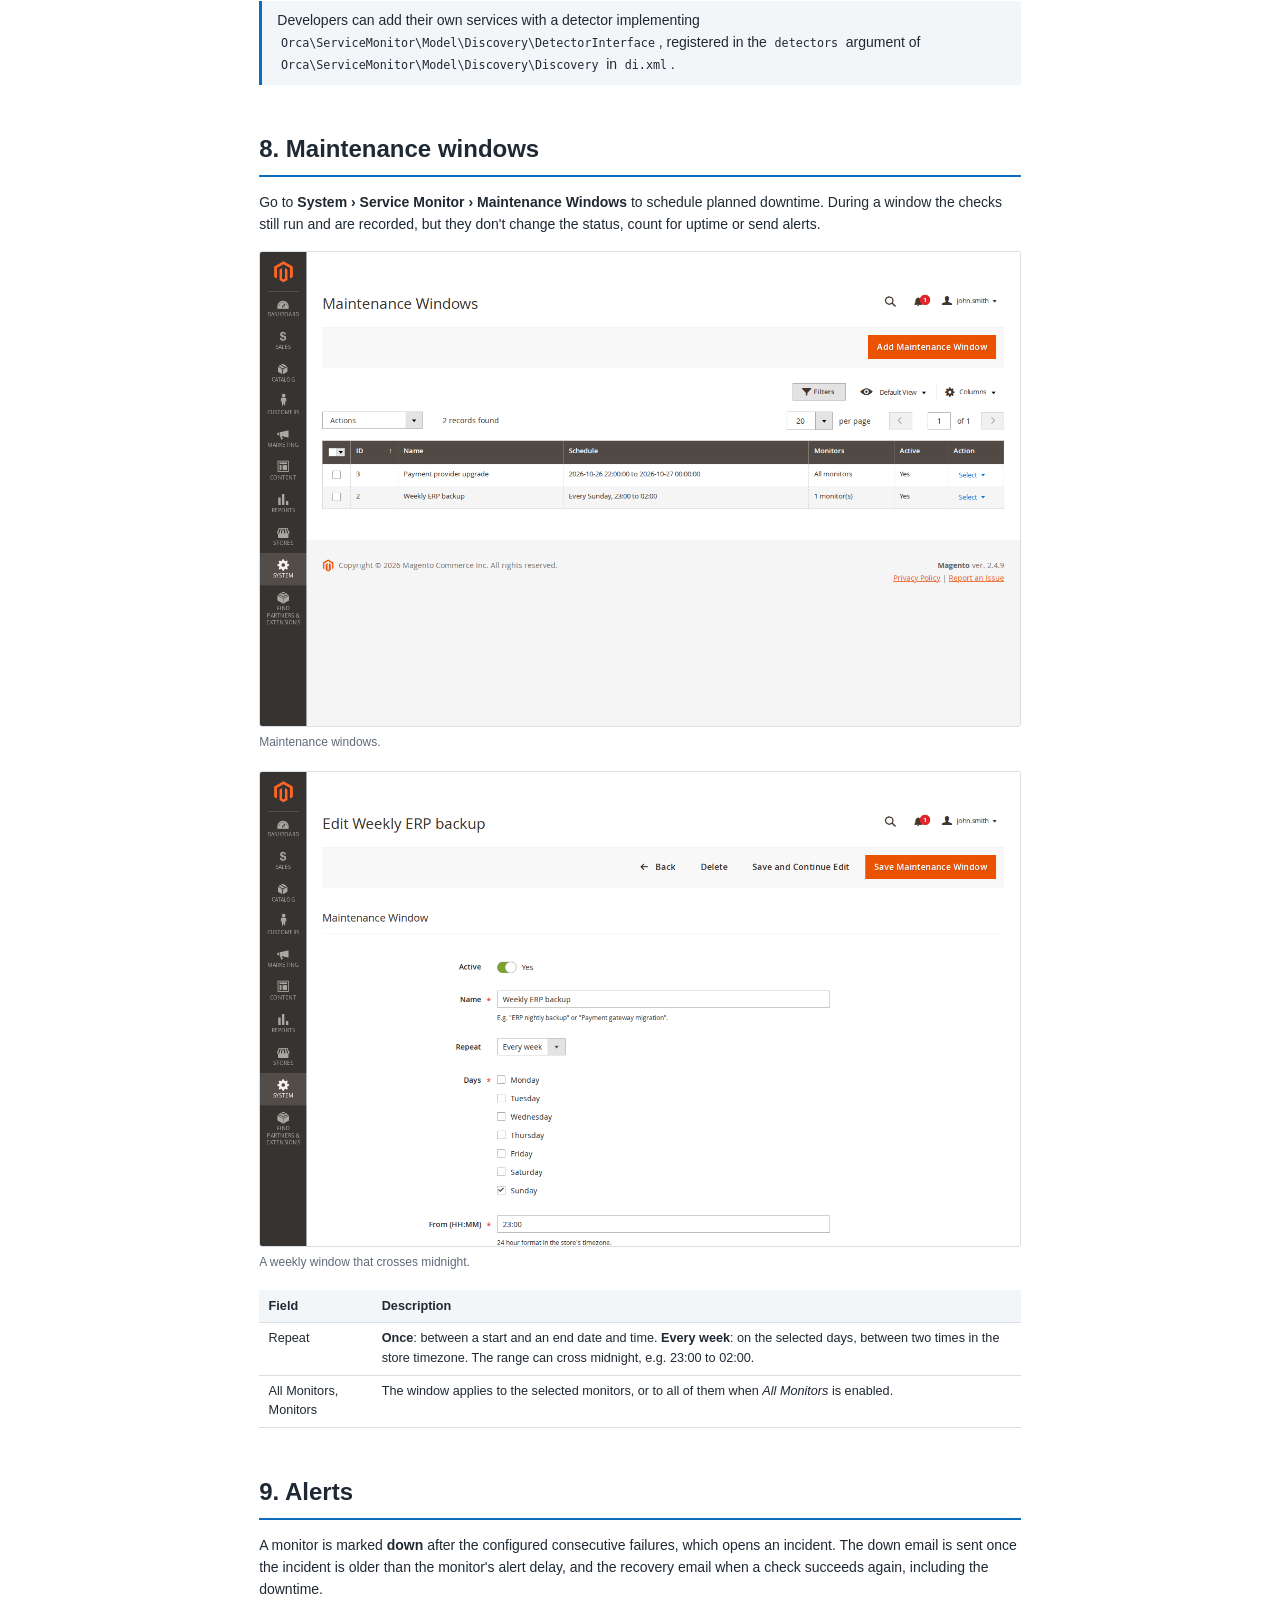
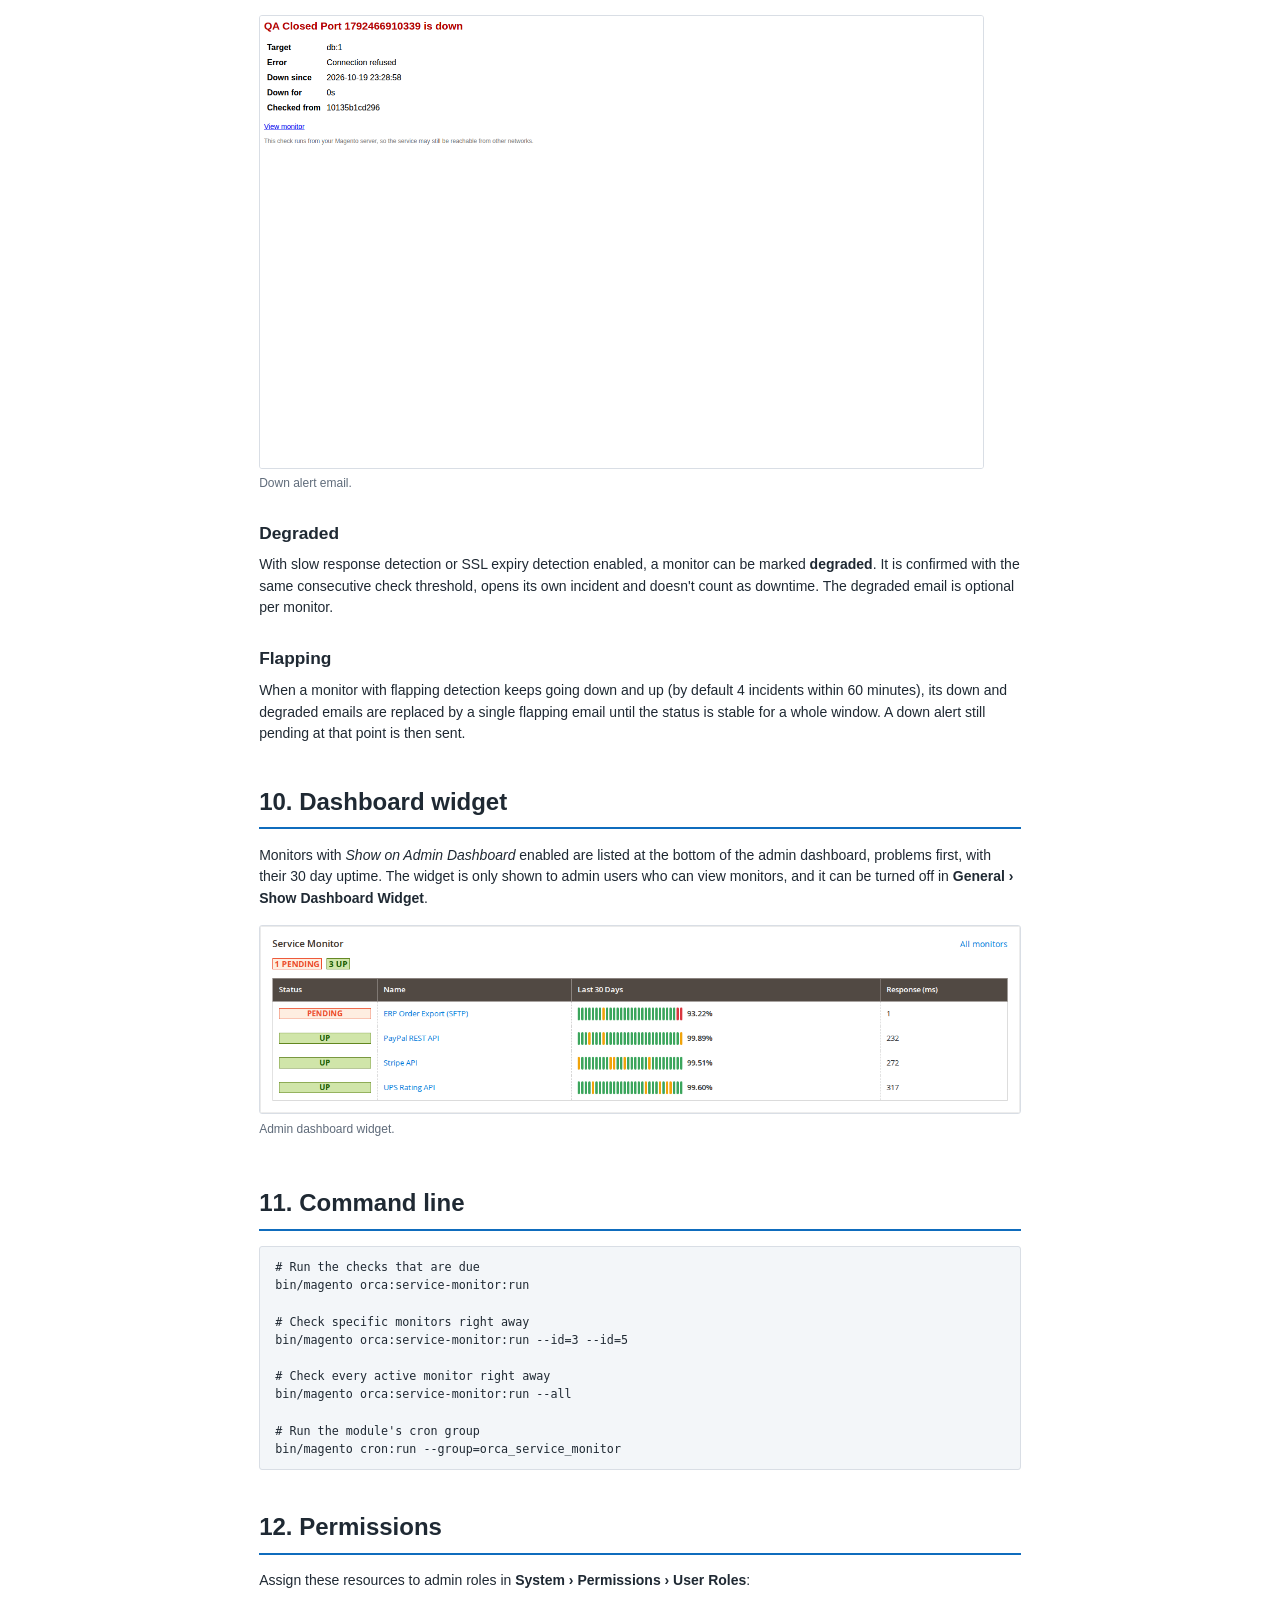
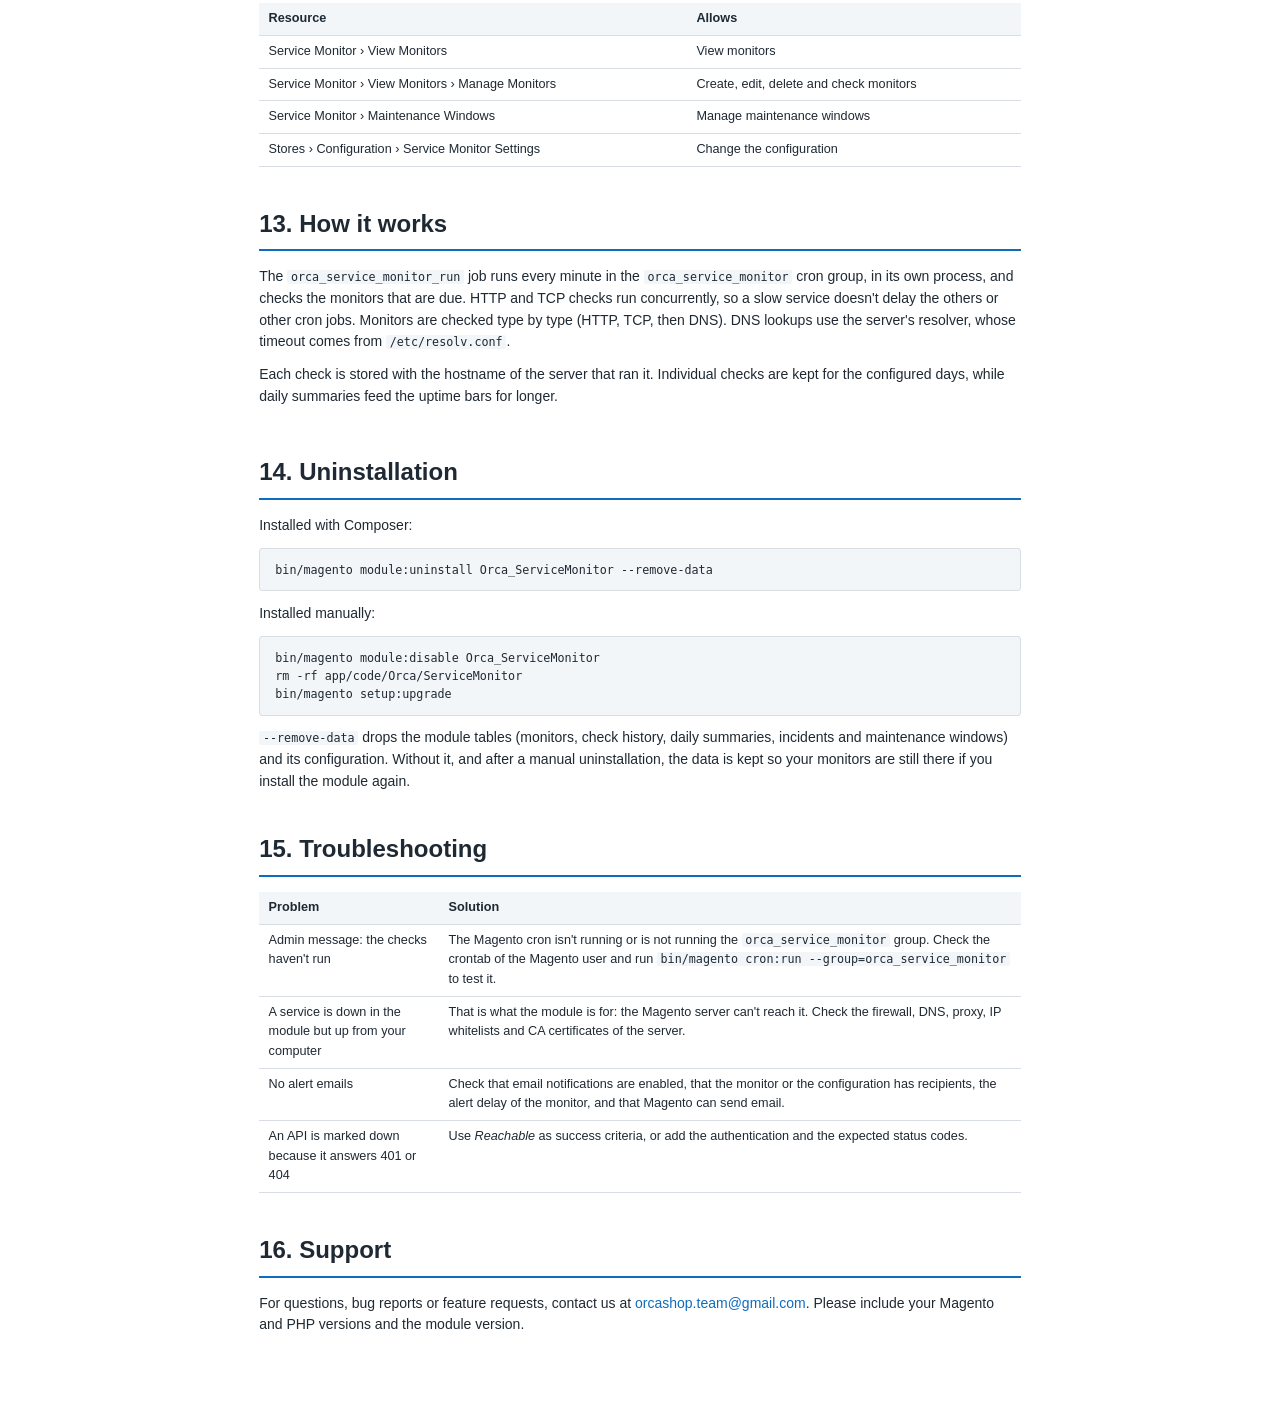
<file: docs/service-monitor-user-guide.html>
<!doctype html>
<html lang="en">
<head>
    <meta charset="utf-8">
    <title>Service Monitor &amp; Uptime Alerts — User Guide</title>
    <link rel="stylesheet" href="guide.css">
</head>
<body>

<div class="cover">
    <div class="brand">Orca</div>
    <h1>Service Monitor &amp; Uptime Alerts<br>User Guide</h1>
    <div class="subtitle">Monitor payment gateways, carriers, ERPs and your own infrastructure from inside Magento,
        with uptime history, incidents and email alerts.</div>
    <img src="img/monitor-grid.png" alt="Monitors grid">
    <div class="meta">Version 1.0.0 · Magento Open Source and Adobe Commerce 2.4.7+ · PHP 8.2 – 8.5</div>
</div>

<section class="toc">
    <h1>Contents</h1>
    <ol>
        <li>Overview</li>
        <li>Requirements</li>
        <li>Installation</li>
        <li>Configuration</li>
        <li>Monitors</li>
        <li>Monitor details: uptime, response time and incidents</li>
        <li>Service discovery</li>
        <li>Maintenance windows</li>
        <li>Alerts</li>
        <li>Dashboard widget</li>
        <li>Command line</li>
        <li>Permissions</li>
        <li>How it works</li>
        <li>Uninstallation</li>
        <li>Troubleshooting</li>
        <li>Support</li>
    </ol>
</section>

<section class="chapter">
    <h1>1. Overview</h1>
    <p>Your store depends on services it doesn't control: payment gateways, shipping carriers, ERPs, search, Redis,
        RabbitMQ. Orca Service Monitor checks them <strong>from your Magento server itself</strong>, using the same
        network, DNS, firewall rules, proxy and TLS setup as your integrations. It catches problems an external uptime
        tool never sees, such as a whitelisted IP that changed, a firewall rule or an outdated CA bundle.</p>
    <ul>
        <li>Check types: <strong>HTTP(S)</strong> (GET or HEAD), <strong>TCP port</strong> and <strong>DNS
            record</strong> (A, AAAA, CNAME, MX, NS, TXT).</li>
        <li><strong>Service discovery</strong>: finds your infrastructure, the enabled payment methods and carriers,
            and other URLs in your configuration, and creates their monitors in one go.</li>
        <li>HTTP success criteria: reachable, expected status codes or ranges, keyword present or absent; request
            headers and Basic or Bearer authentication, stored encrypted.</li>
        <li>90 day uptime bars, uptime for 24 hours, 7, 30 and 90 days, response time chart, incident log and latest
            checks.</li>
        <li>Email alerts when a service goes down and recovers, with an optional delay.</li>
        <li>Optional per monitor: slow response and SSL expiry detection (degraded status), flapping detection and
            admin dashboard widget. Every optional feature is off by default.</li>
        <li>Maintenance windows, once or weekly.</li>
        <li><strong>Check Now</strong> button, CLI command and an admin warning when the cron stops running the
            checks.</li>
        <li>English and Spanish translations.</li>
    </ul>
    <p>The module only makes requests to the services you choose to monitor. It never sends store data to third
        parties.</p>

    <h2>2. Requirements</h2>
    <table>
        <tr><th>Magento</th><td>Magento Open Source or Adobe Commerce 2.4.7 or later (Mage-OS 1.0 or later)</td></tr>
        <tr><th>PHP</th><td>8.2, 8.3, 8.4 or 8.5</td></tr>
        <tr><th>Cron</th><td>A working Magento cron. Checks run every minute in their own
            <code>orca_service_monitor</code> cron group.</td></tr>
        <tr><th>Email</th><td>Magento must be able to send email for the alerts.</td></tr>
        <tr><th>Theme</th><td>Admin only: works with any storefront theme, including Hyvä.</td></tr>
    </table>
</section>

<section class="chapter">
    <h1>3. Installation</h1>
    <p>Back up your code and database and, on a production store, enable maintenance mode before installing.</p>

    <h2>Composer (recommended)</h2>
    <p>After purchasing the extension, it is available with your Adobe Commerce Marketplace access keys:</p>
<pre><code>composer require orca/module-service-monitor
bin/magento module:enable Orca_ServiceMonitor
bin/magento setup:upgrade
bin/magento setup:di:compile
bin/magento setup:static-content:deploy
bin/magento cache:flush</code></pre>

    <h2>Manual installation from the ZIP file</h2>
    <ol>
        <li>Create the folder <code>app/code/Orca/ServiceMonitor</code> in your Magento root.</li>
        <li>Extract the contents of the ZIP file into that folder, so that <code>registration.php</code> is located at
            <code>app/code/Orca/ServiceMonitor/registration.php</code>.</li>
        <li>Run the same <code>bin/magento</code> commands listed above, from <code>module:enable</code> on.</li>
    </ol>
    <div class="note">In production mode, run <code>bin/magento deploy:mode:set production</code> instead of
        <code>setup:di:compile</code> and <code>setup:static-content:deploy</code>.</div>

    <h2>After installing</h2>
    <ol>
        <li>Make sure the Magento cron is running (<code>bin/magento cron:install</code>).</li>
        <li>Set the alert recipients in <span class="path">Stores › Configuration › Orca › Service Monitor › Email
            Notifications</span>.</li>
        <li>Go to <span class="path">System › Service Monitor › Monitors</span> and click <strong>Discover
            Services</strong> to create your first monitors.</li>
    </ol>
</section>

<section class="chapter">
    <h1>4. Configuration</h1>
    <p>Go to <span class="path">Stores › Configuration › Orca › Service Monitor</span>, or
        <span class="path">System › Service Monitor › Settings</span>.</p>
    <table>
        <tr><th>Group</th><th>Setting</th><th>Default</th><th>Description</th></tr>
        <tr><td rowspan="5">General</td><td>Enable Scheduled Checks</td><td>Yes</td>
            <td>Turns the cron checks on or off. Check Now and the CLI keep working.</td></tr>
        <tr><td>Concurrent Checks</td><td>10</td><td>HTTP and TCP checks run in parallel.</td></tr>
        <tr><td>Maximum Checks per Run</td><td>100</td><td>Due monitors checked by each cron run.</td></tr>
        <tr><td>Warn When Checks Haven't Run For (Minutes)</td><td>10</td>
            <td>Shows an admin message when the cron stops running the checks.</td></tr>
        <tr><td>Show Dashboard Widget</td><td>Yes</td>
            <td>Shows the dashboard widget. Turn it off to hide it for every admin user.</td></tr>
        <tr><td rowspan="3">Email Notifications</td><td>Enable</td><td>Yes</td><td>Turns all alert emails on or off.</td></tr>
        <tr><td>Recipients, Sender</td><td>None, General Contact</td>
            <td>Default recipients, comma separated. A monitor can have its own.</td></tr>
        <tr><td>Templates</td><td>Module templates</td><td>Down, recovered, degraded and flapping emails.</td></tr>
        <tr><td rowspan="2">Flapping Detection</td><td>Incidents That Mark a Monitor as Flapping</td><td>4</td>
            <td rowspan="2">A monitor with flapping detection enabled is flapping when it opens this many incidents
                within the window.</td></tr>
        <tr><td>Within (Minutes)</td><td>60</td></tr>
        <tr><td rowspan="3">Service Discovery</td><td>Check Interval of Created Monitors</td><td>15 minutes</td>
            <td>Interval of the monitors created from Discover Services.</td></tr>
        <tr><td>Create Monitors as Active</td><td>Yes</td><td>Otherwise they are created inactive.</td></tr>
        <tr><td>Look for New Services Daily</td><td>No</td>
            <td>Shows an admin message when new services are found.</td></tr>
        <tr><td rowspan="2">History</td><td>Keep Individual Checks For (Days)</td><td>14</td><td>Latest checks and
            response time chart.</td></tr>
        <tr><td>Keep Daily Summaries and Incidents For (Days)</td><td>400</td><td>Uptime bars and incident log.</td></tr>
    </table>
    <figure>
        <img src="img/monitor-config.png" alt="Service Monitor configuration">
        <figcaption>Service Monitor configuration.</figcaption>
    </figure>
</section>

<section class="chapter">
    <h1>5. Monitors</h1>
    <p>Go to <span class="path">System › Service Monitor › Monitors</span>. The grid shows the status, type, target,
        last check, response time and 30 day uptime bars of every monitor, with filters and mass actions to enable,
        disable or delete monitors.</p>
    <figure>
        <img src="img/monitor-grid.png" alt="Monitors grid">
        <figcaption>Monitors grid.</figcaption>
    </figure>
    <table>
        <tr><th>Status</th><th>Meaning</th></tr>
        <tr><td>Up</td><td>The last check succeeded.</td></tr>
        <tr><td>Down</td><td>The check failed the configured number of consecutive times.</td></tr>
        <tr><td>Degraded</td><td>Up, but slower than its threshold or with an SSL certificate about to expire. It
            doesn't count as downtime.</td></tr>
        <tr><td>Pending</td><td>Not checked yet, or failing but not confirmed yet.</td></tr>
    </table>

    <h2>Creating a monitor</h2>
    <p>Click <strong>Add New Monitor</strong>. The form shows only the fields of the selected check type.</p>
    <figure>
        <img src="img/monitor-form.png" alt="HTTP monitor form">
        <figcaption>HTTP monitor.</figcaption>
    </figure>

    <h3>Service</h3>
    <table>
        <tr><th>Field</th><th>Description</th></tr>
        <tr><td>Active, Name</td><td>Inactive monitors are not checked.</td></tr>
        <tr><td>Check Type</td><td><strong>HTTP(S)</strong>, <strong>TCP port</strong> or <strong>DNS
            record</strong>.</td></tr>
        <tr><td>URL, HTTP Method</td><td>HTTP: the URL to request, with GET or HEAD. HEAD is lighter but can't be
            combined with a keyword check.</td></tr>
        <tr><td>Host, Port</td><td>TCP: the service is up when the server accepts the connection, e.g. 3306 for MySQL
            or 6379 for Redis.</td></tr>
        <tr><td>Host, Record Type, Expected Value</td><td>DNS: the record must resolve. With an expected value, one of
            the records must have exactly that value (TXT records only need to contain it).</td></tr>
        <tr><td>Check Interval, Timeout</td><td>From every minute to every 60 minutes; timeout in seconds.</td></tr>
    </table>
    <div style="display: flex; gap: 4mm;">
        <figure style="flex: 1"><img src="img/monitor-form-tcp.png" alt="TCP monitor"><figcaption>TCP port.</figcaption></figure>
        <figure style="flex: 1"><img src="img/monitor-form-dns.png" alt="DNS monitor"><figcaption>DNS record.</figcaption></figure>
    </div>

    <h3>Request (HTTP)</h3>
    <table>
        <tr><th>Field</th><th>Description</th></tr>
        <tr><td>Request Headers</td><td>Optional, one per line as <code>Name: value</code>, e.g.
            <code>X-Api-Key: abc123</code>. Stored encrypted.</td></tr>
        <tr><td>Authentication</td><td>None, Basic (username and password) or Bearer token. The password or token is
            stored encrypted and never shown again; leave the field as is to keep it.</td></tr>
    </table>

    <h3>Success criteria (HTTP)</h3>
    <table>
        <tr><th>Field</th><th>Description</th></tr>
        <tr><td>Consider the Service Up When</td><td><strong>Reachable</strong>: only network errors, timeouts and 5xx
            responses are failures; fits APIs that answer 401 or 404 without credentials. <strong>Expected status
            codes</strong>: e.g. <code>200,204</code> or <code>200-299</code>.</td></tr>
        <tr><td>Keyword, Keyword Condition</td><td>Optional text the response must or must not contain, case
            insensitive, within the first 1 MB.</td></tr>
        <tr><td>Check SSL Certificate Expiry</td><td>Optional, https URLs: degraded when the certificate expires within
            the configured days. An invalid or expired certificate always counts as down.</td></tr>
    </table>

    <h3>Alerts</h3>
    <table>
        <tr><th>Field</th><th>Description</th></tr>
        <tr><td>Detect Slow Responses</td><td>Optional: degraded when the service answers slower than the threshold in
            milliseconds.</td></tr>
        <tr><td>Consecutive Failures Before Marking Down</td><td>Also applies to degraded checks. Failed checks are
            retried every minute until the service recovers or is marked down.</td></tr>
        <tr><td>Alert Only After Being Down For (Minutes)</td><td>0 sends the alert as soon as the service is marked
            down.</td></tr>
        <tr><td>Notify Recovery, Notify Degraded</td><td>Recovery email with the downtime; degraded email (needs slow
            response or SSL expiry detection).</td></tr>
        <tr><td>Flapping Detection</td><td>Optional: replaces repeated alerts with a single flapping email. See
            section 9.</td></tr>
        <tr><td>Show on Admin Dashboard</td><td>Optional: lists the monitor in the dashboard widget.</td></tr>
        <tr><td>Recipients</td><td>Comma separated. Empty uses the recipients of the configuration.</td></tr>
    </table>
    <div class="note">Changing what a monitor checks (its type, URL, host, port or DNS record) resets its status and
        closes its open incidents. Its history is kept.</div>
</section>

<section class="chapter">
    <h1>6. Monitor details</h1>
    <p>Click <strong>View</strong> in the grid to see the current status, the target, the last error, the uptime for
        24 hours, 7, 30 and 90 days, the 90 day uptime bars, the response time of the last 24 hours, the incident log
        and the latest checks. <strong>Check Now</strong> runs the check immediately.</p>
    <figure>
        <img src="img/monitor-view.png" alt="Monitor details" style="max-height: 215mm">
        <figcaption>Monitor details.</figcaption>
    </figure>
    <figure>
        <img src="img/monitor-view-down.png" alt="Down monitor">
        <figcaption>A monitor that is down shows the cause and since when.</figcaption>
    </figure>
</section>

<section class="chapter">
    <h1>7. Service discovery</h1>
    <p>Click <strong>Discover Services</strong> in the monitors grid. The module lists the services your store already
        uses, read from <code>app/etc/env.php</code> and the configuration:</p>
    <ul>
        <li><strong>Infrastructure</strong>: database, Redis or Valkey (cache, page cache and sessions, grouped by
            server), OpenSearch or Elasticsearch, RabbitMQ, Varnish and the SMTP server.</li>
        <li><strong>Payment methods and shipping carriers</strong> enabled in any website, with their sandbox or
            production endpoints following each method's mode.</li>
        <li><strong>Other external URLs</strong> saved in the configuration. They are not selected by default, since
            some are just links.</li>
    </ul>
    <figure>
        <img src="img/discovery.png" alt="Discover Services" style="max-height: 150mm">
        <figcaption>Discover Services.</figcaption>
    </figure>
    <p>Select the services and click <strong>Create Monitors</strong>, or ignore the ones you don't want suggested
        again. Created monitors use a light setup: a reachable check with HEAD requests, the interval from the
        configuration, 3 failures before marking down and every optional feature off. <strong>Credentials are never
        copied.</strong></p>
    <p>A service already monitored links to its monitor. When the configuration changes, for example a new RabbitMQ
        host, the service is flagged as <em>Configuration changed</em>. Monitors are never updated
        automatically.</p>
    <div class="note">Developers can add their own services with a detector implementing
        <code>Orca\ServiceMonitor\Model\Discovery\DetectorInterface</code>, registered in the <code>detectors</code>
        argument of <code>Orca\ServiceMonitor\Model\Discovery\Discovery</code> in <code>di.xml</code>.</div>
</section>

<section class="chapter">
    <h1>8. Maintenance windows</h1>
    <p>Go to <span class="path">System › Service Monitor › Maintenance Windows</span> to schedule planned downtime.
        During a window the checks still run and are recorded, but they don't change the status, count for uptime or
        send alerts.</p>
    <figure>
        <img src="img/maintenance-grid.png" alt="Maintenance windows">
        <figcaption>Maintenance windows.</figcaption>
    </figure>
    <figure>
        <img src="img/maintenance-form.png" alt="Maintenance window form">
        <figcaption>A weekly window that crosses midnight.</figcaption>
    </figure>
    <table>
        <tr><th>Field</th><th>Description</th></tr>
        <tr><td>Repeat</td><td><strong>Once</strong>: between a start and an end date and time. <strong>Every
            week</strong>: on the selected days, between two times in the store timezone. The range can cross
            midnight, e.g. 23:00 to 02:00.</td></tr>
        <tr><td>All Monitors, Monitors</td><td>The window applies to the selected monitors, or to all of them when
            <em>All Monitors</em> is enabled.</td></tr>
    </table>
</section>

<section class="chapter">
    <h1>9. Alerts</h1>
    <p>A monitor is marked <strong>down</strong> after the configured consecutive failures, which opens an incident.
        The down email is sent once the incident is older than the monitor's alert delay, and the recovery email when a
        check succeeds again, including the downtime.</p>
    <figure>
        <img src="img/alert-email.png" alt="Down alert email" style="max-height: 120mm">
        <figcaption>Down alert email.</figcaption>
    </figure>
    <h2>Degraded</h2>
    <p>With slow response detection or SSL expiry detection enabled, a monitor can be marked
        <strong>degraded</strong>. It is confirmed with the same consecutive check threshold, opens its own incident
        and doesn't count as downtime. The degraded email is optional per monitor.</p>
    <h2>Flapping</h2>
    <p>When a monitor with flapping detection keeps going down and up (by default 4 incidents within 60 minutes), its
        down and degraded emails are replaced by a single flapping email until the status is stable for a whole
        window. A down alert still pending at that point is then sent.</p>

    <h1 style="margin-top: 10mm">10. Dashboard widget</h1>
    <p>Monitors with <em>Show on Admin Dashboard</em> enabled are listed at the bottom of the admin dashboard,
        problems first, with their 30 day uptime. The widget is only shown to admin users who can view monitors, and it
        can be turned off in <span class="path">General › Show Dashboard Widget</span>.</p>
    <figure>
        <img src="img/dashboard-widget.png" alt="Dashboard widget" style="max-height: 90mm">
        <figcaption>Admin dashboard widget.</figcaption>
    </figure>
</section>

<section class="chapter">
    <h1>11. Command line</h1>
<pre><code># Run the checks that are due
bin/magento orca:service-monitor:run

# Check specific monitors right away
bin/magento orca:service-monitor:run --id=3 --id=5

# Check every active monitor right away
bin/magento orca:service-monitor:run --all

# Run the module's cron group
bin/magento cron:run --group=orca_service_monitor</code></pre>

    <h1 style="margin-top: 10mm">12. Permissions</h1>
    <p>Assign these resources to admin roles in <span class="path">System › Permissions › User Roles</span>:</p>
    <table>
        <tr><th>Resource</th><th>Allows</th></tr>
        <tr><td>Service Monitor › View Monitors</td><td>View monitors</td></tr>
        <tr><td>Service Monitor › View Monitors › Manage Monitors</td><td>Create, edit, delete and check monitors</td></tr>
        <tr><td>Service Monitor › Maintenance Windows</td><td>Manage maintenance windows</td></tr>
        <tr><td>Stores › Configuration › Service Monitor Settings</td><td>Change the configuration</td></tr>
    </table>

    <h1 style="margin-top: 10mm">13. How it works</h1>
    <p>The <code>orca_service_monitor_run</code> job runs every minute in the <code>orca_service_monitor</code> cron
        group, in its own process, and checks the monitors that are due. HTTP and TCP checks run concurrently, so a slow
        service doesn't delay the others or other cron jobs. Monitors are checked type by type (HTTP, TCP, then DNS).
        DNS lookups use the server's resolver, whose timeout comes from <code>/etc/resolv.conf</code>.</p>
    <p>Each check is stored with the hostname of the server that ran it. Individual checks are kept for the
        configured days, while daily summaries feed the uptime bars for longer.</p>
</section>

<section class="chapter">
    <h1>14. Uninstallation</h1>
    <p>Installed with Composer:</p>
<pre><code>bin/magento module:uninstall Orca_ServiceMonitor --remove-data</code></pre>
    <p>Installed manually:</p>
<pre><code>bin/magento module:disable Orca_ServiceMonitor
rm -rf app/code/Orca/ServiceMonitor
bin/magento setup:upgrade</code></pre>
    <p><code>--remove-data</code> drops the module tables (monitors, check history, daily summaries, incidents and
        maintenance windows) and its configuration. Without it, and after a manual uninstallation, the data is kept
        so your monitors are still there if you install the module again.</p>

    <h1 style="margin-top: 10mm">15. Troubleshooting</h1>
    <table>
        <tr><th>Problem</th><th>Solution</th></tr>
        <tr><td>Admin message: the checks haven't run</td><td>The Magento cron isn't running or is not running the
            <code>orca_service_monitor</code> group. Check the crontab of the Magento user and run
            <code>bin/magento cron:run --group=orca_service_monitor</code> to test it.</td></tr>
        <tr><td>A service is down in the module but up from your computer</td><td>That is what the module is for: the
            Magento server can't reach it. Check the firewall, DNS, proxy, IP whitelists and CA certificates of the
            server.</td></tr>
        <tr><td>No alert emails</td><td>Check that email notifications are enabled, that the monitor or the
            configuration has recipients, the alert delay of the monitor, and that Magento can send email.</td></tr>
        <tr><td>An API is marked down because it answers 401 or 404</td><td>Use <em>Reachable</em> as success
            criteria, or add the authentication and the expected status codes.</td></tr>
    </table>

    <h1 style="margin-top: 10mm">16. Support</h1>
    <p>For questions, bug reports or feature requests, contact us at <a href="mailto:orcashop.team@gmail.com">orcashop.team@gmail.com</a>.
        Please include your Magento and PHP versions and the module version.</p>
</section>

</body>
</html>
</file>
<file: style.css>
:root {
    --ink: #1f2933;
    --muted: #5f6b7a;
    --line: #d9dee5;
    --accent: #0f6cbd;
    --soft: #f3f6f9;
}

* {
    box-sizing: border-box;
}

body {
    margin: 0;
    color: var(--ink);
    background: #fff;
    font: 16px/1.6 "Helvetica Neue", Arial, sans-serif;
}

main {
    max-width: 880px;
    margin: 0 auto;
    padding: 40px 16px 64px;
}

header .brand {
    color: var(--accent);
    font-weight: 700;
    letter-spacing: .12em;
    text-transform: uppercase;
    font-size: 14px;
}

h1 {
    font-size: 32px;
    line-height: 1.2;
    margin: 8px 0 12px;
}

h2 {
    font-size: 22px;
    margin: 40px 0 12px;
}

a {
    color: var(--accent);
}

.lead {
    color: var(--muted);
    font-size: 18px;
}

.products {
    display: grid;
    grid-template-columns: repeat(auto-fit, minmax(260px, 1fr));
    gap: 20px;
    margin-top: 24px;
}

.product {
    border: 1px solid var(--line);
    border-radius: 8px;
    overflow: hidden;
}

.product img {
    display: block;
    width: 100%;
    aspect-ratio: 16 / 9;
    object-fit: cover;
    object-position: top left;
    border-bottom: 1px solid var(--line);
}

.product div {
    padding: 16px 20px 20px;
}

.product h3 {
    margin: 0 0 6px;
}

.product p {
    margin: 0 0 12px;
    color: var(--muted);
}

.note {
    background: var(--soft);
    border-left: 3px solid var(--accent);
    padding: 12px 16px;
}

footer {
    margin-top: 48px;
    color: var(--muted);
    font-size: 14px;
}
</file>
<file: docs/guide.css>
:root {
    --ink: #1f2933;
    --muted: #5f6b7a;
    --line: #d9dee5;
    --accent: #0f6cbd;
    --soft: #f3f6f9;
}

@page {
    size: A4;
}

* {
    box-sizing: border-box;
}

body {
    margin: 0;
    color: var(--ink);
    background: #fff;
    font: 10.5pt/1.55 "Helvetica Neue", Arial, sans-serif;
}

.cover {
    height: 250mm;
    display: flex;
    flex-direction: column;
    justify-content: center;
    page-break-after: always;
}

.cover .brand {
    color: var(--accent);
    font-weight: 700;
    letter-spacing: .12em;
    text-transform: uppercase;
    font-size: 10pt;
}

.cover h1 {
    font-size: 30pt;
    line-height: 1.15;
    margin: 6mm 0 4mm;
    border: 0;
}

.cover .subtitle {
    font-size: 13pt;
    color: var(--muted);
    max-width: 140mm;
}

.cover img {
    margin-top: 12mm;
    border: 1px solid var(--line);
    border-radius: 4px;
}

.cover .meta {
    margin-top: 10mm;
    color: var(--muted);
    font-size: 9.5pt;
}

h1 {
    font-size: 18pt;
    margin: 0 0 4mm;
    padding-bottom: 2mm;
    border-bottom: 2px solid var(--accent);
}

h2 {
    font-size: 13pt;
    margin: 7mm 0 2mm;
}

h3 {
    font-size: 11pt;
    margin: 5mm 0 1.5mm;
}

section.chapter {
    page-break-before: always;
}

p, ul, ol, table {
    margin: 0 0 3mm;
}

li {
    margin-bottom: 1mm;
}

a {
    color: var(--accent);
    text-decoration: none;
}

code, pre {
    font-family: "DejaVu Sans Mono", Menlo, monospace;
    font-size: 8.8pt;
}

code {
    background: var(--soft);
    padding: 0 1mm;
    border-radius: 2px;
}

pre {
    background: var(--soft);
    border: 1px solid var(--line);
    border-radius: 3px;
    padding: 3mm 4mm;
    white-space: pre-wrap;
    page-break-inside: avoid;
}

pre code {
    background: none;
    padding: 0;
}

table {
    width: 100%;
    border-collapse: collapse;
    font-size: 9.5pt;
    page-break-inside: avoid;
}

th, td {
    text-align: left;
    vertical-align: top;
    padding: 1.6mm 2.5mm;
    border-bottom: 1px solid var(--line);
}

th {
    background: var(--soft);
    font-weight: 600;
}

figure {
    margin: 4mm 0 5mm;
    page-break-inside: avoid;
}

figure img {
    display: block;
    max-width: 100%;
    max-height: 175mm;
    border: 1px solid var(--line);
    border-radius: 3px;
}

figcaption {
    color: var(--muted);
    font-size: 9pt;
    margin-top: 1.5mm;
}

.note {
    background: var(--soft);
    border-left: 3px solid var(--accent);
    padding: 2.5mm 4mm;
    margin: 3mm 0 4mm;
    page-break-inside: avoid;
}

.path {
    font-weight: 600;
}

.toc ol {
    padding-left: 5mm;
}

.toc li {
    margin-bottom: 1.5mm;
}

.todo {
    background: #fff3c4;
    padding: 0 1mm;
}

h1, h2, h3 {
    break-after: avoid;
    page-break-after: avoid;
}

tr, figure, .note {
    break-inside: avoid;
}

@media screen {
    body {
        max-width: 210mm;
        margin: 0 auto;
        padding: 10mm 16px 20mm;
    }

    .cover {
        height: auto;
        padding: 10mm 0;
    }

    section.chapter,
    section.toc {
        margin-top: 12mm;
    }

    figure img,
    .cover img {
        max-width: 100%;
        height: auto;
    }
}
</file>
